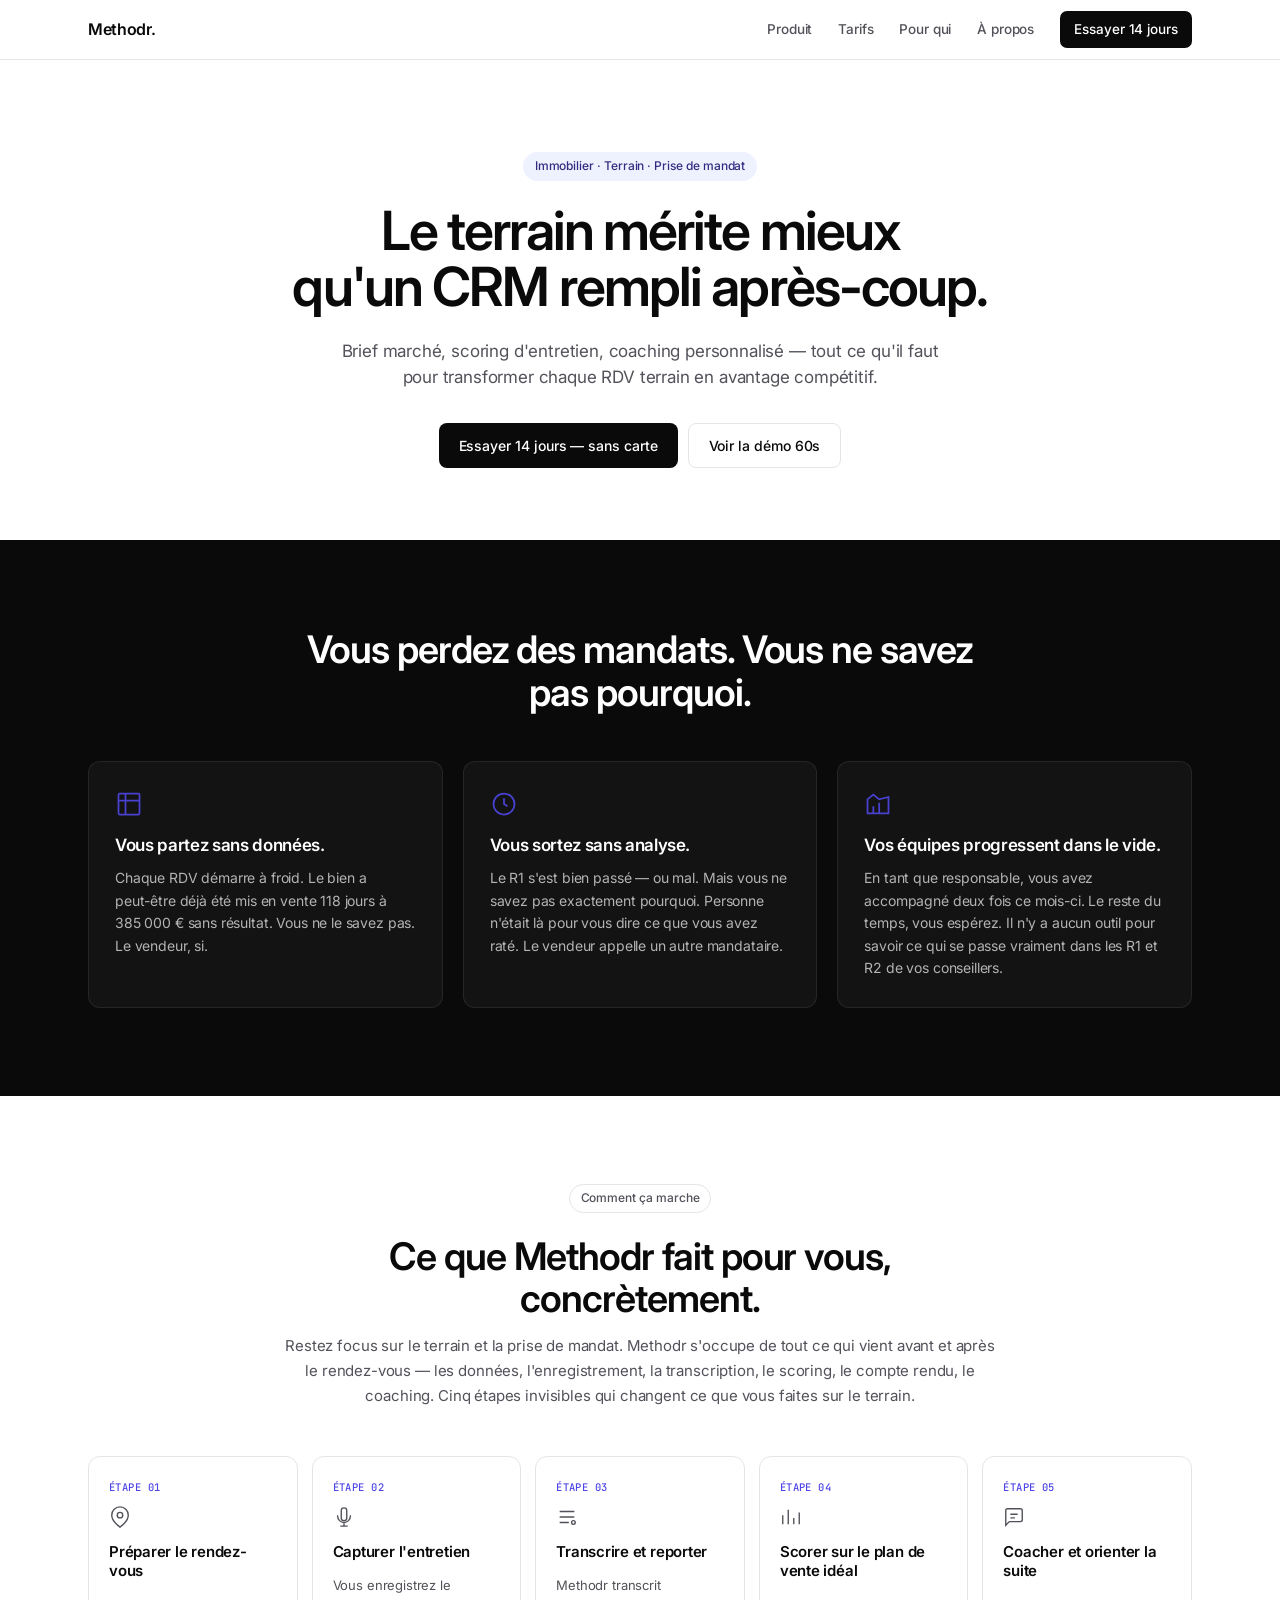
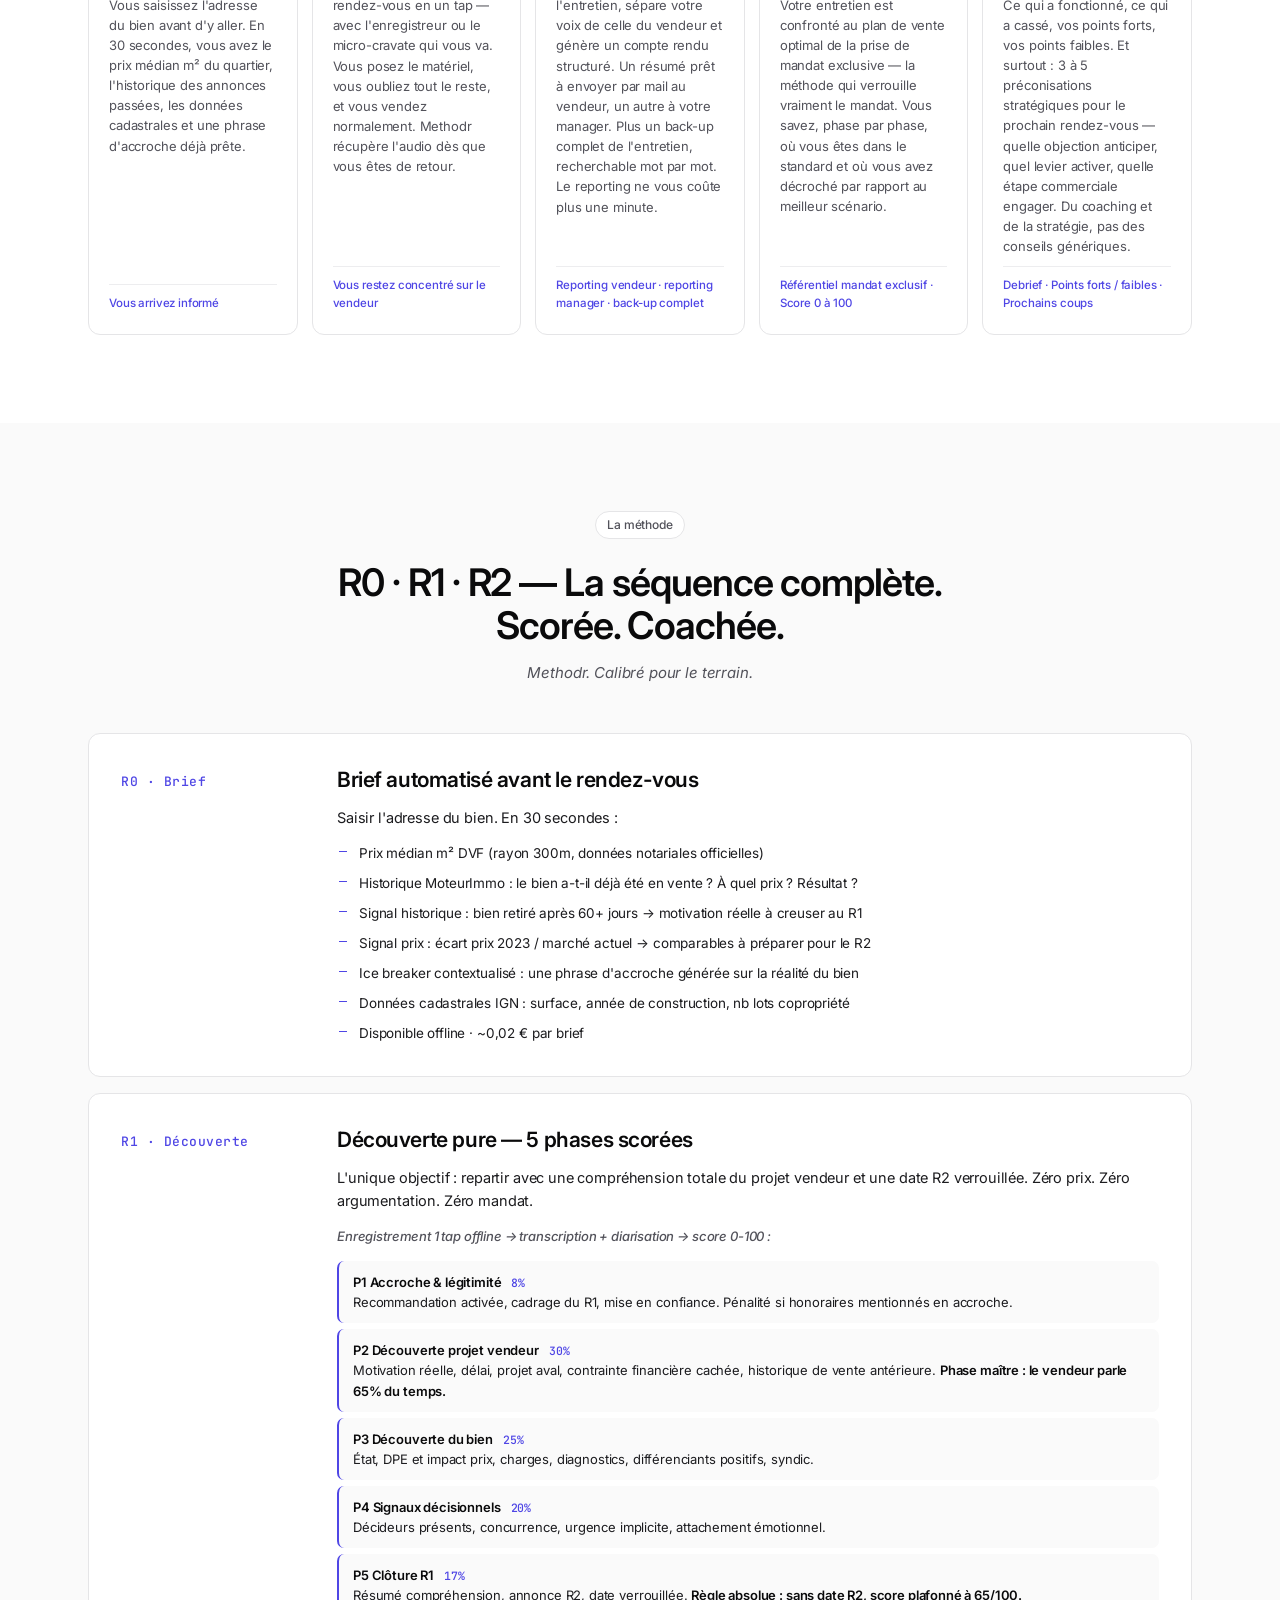
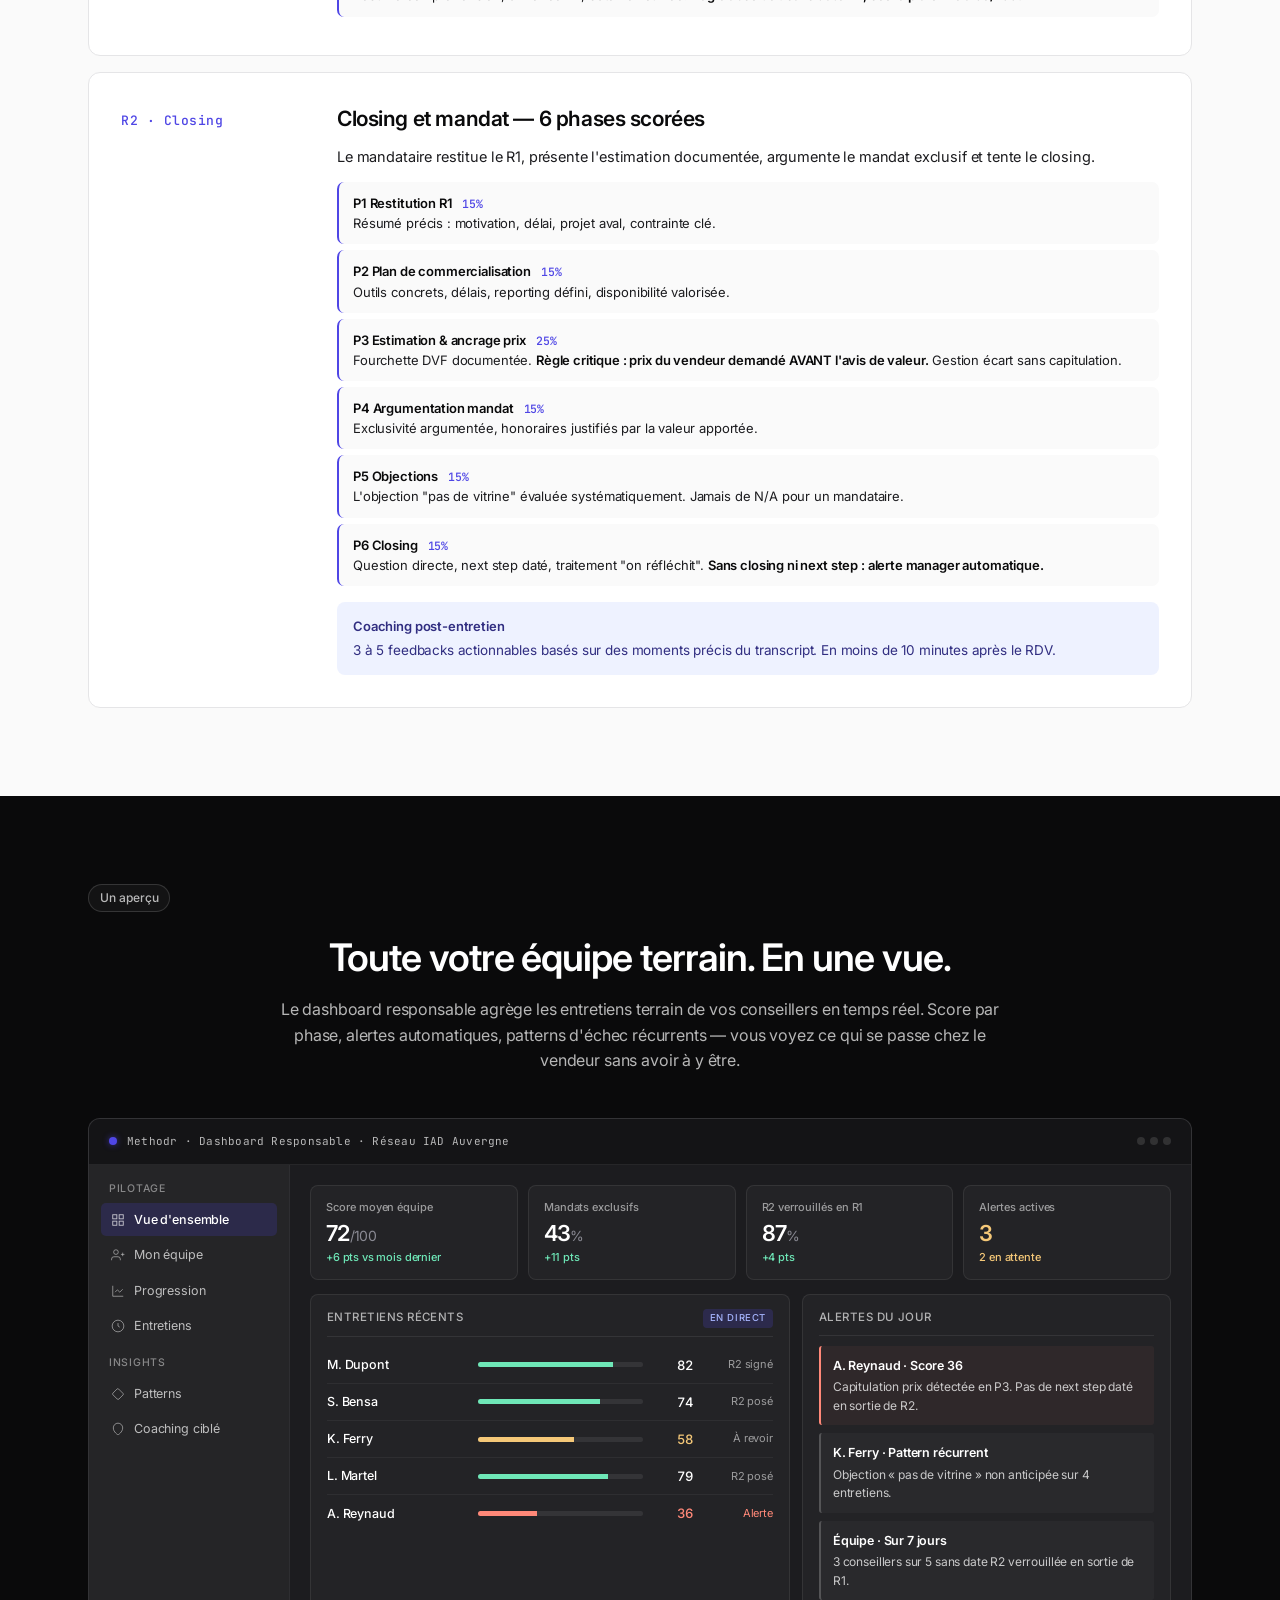
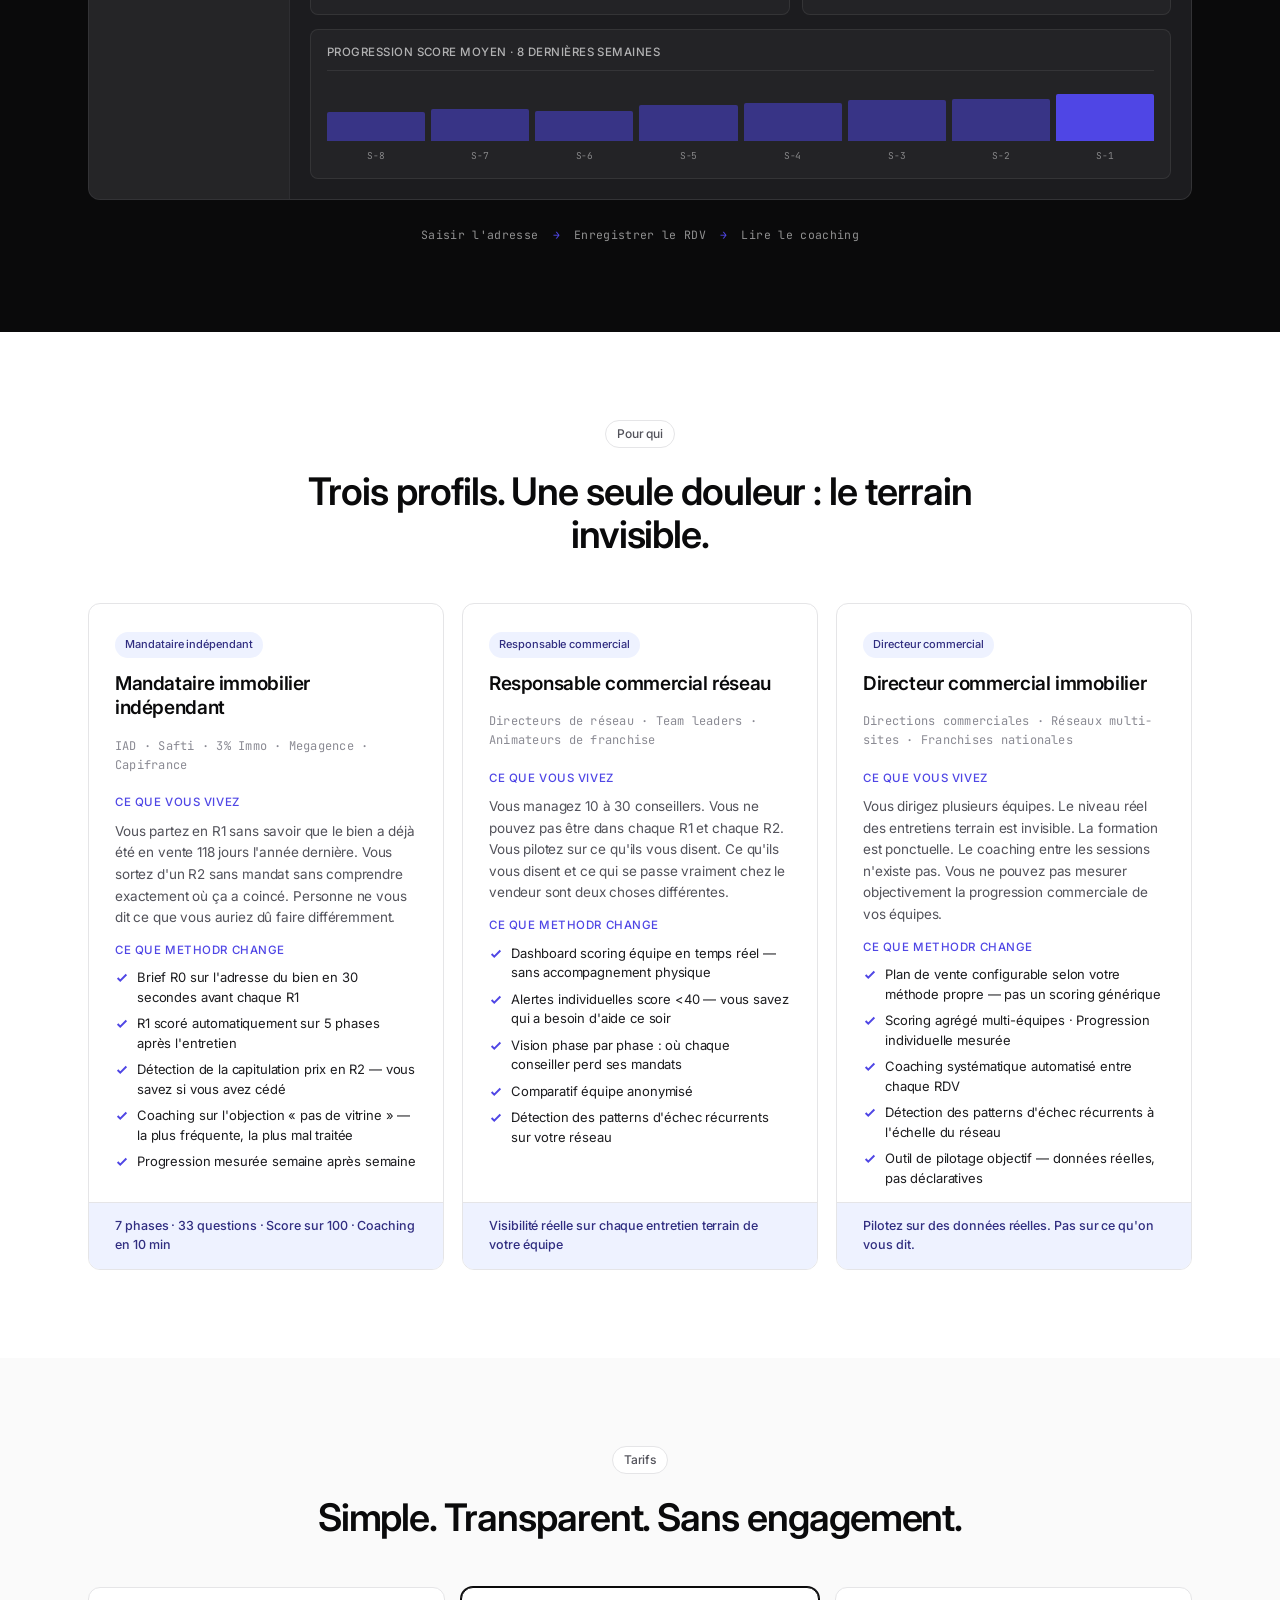
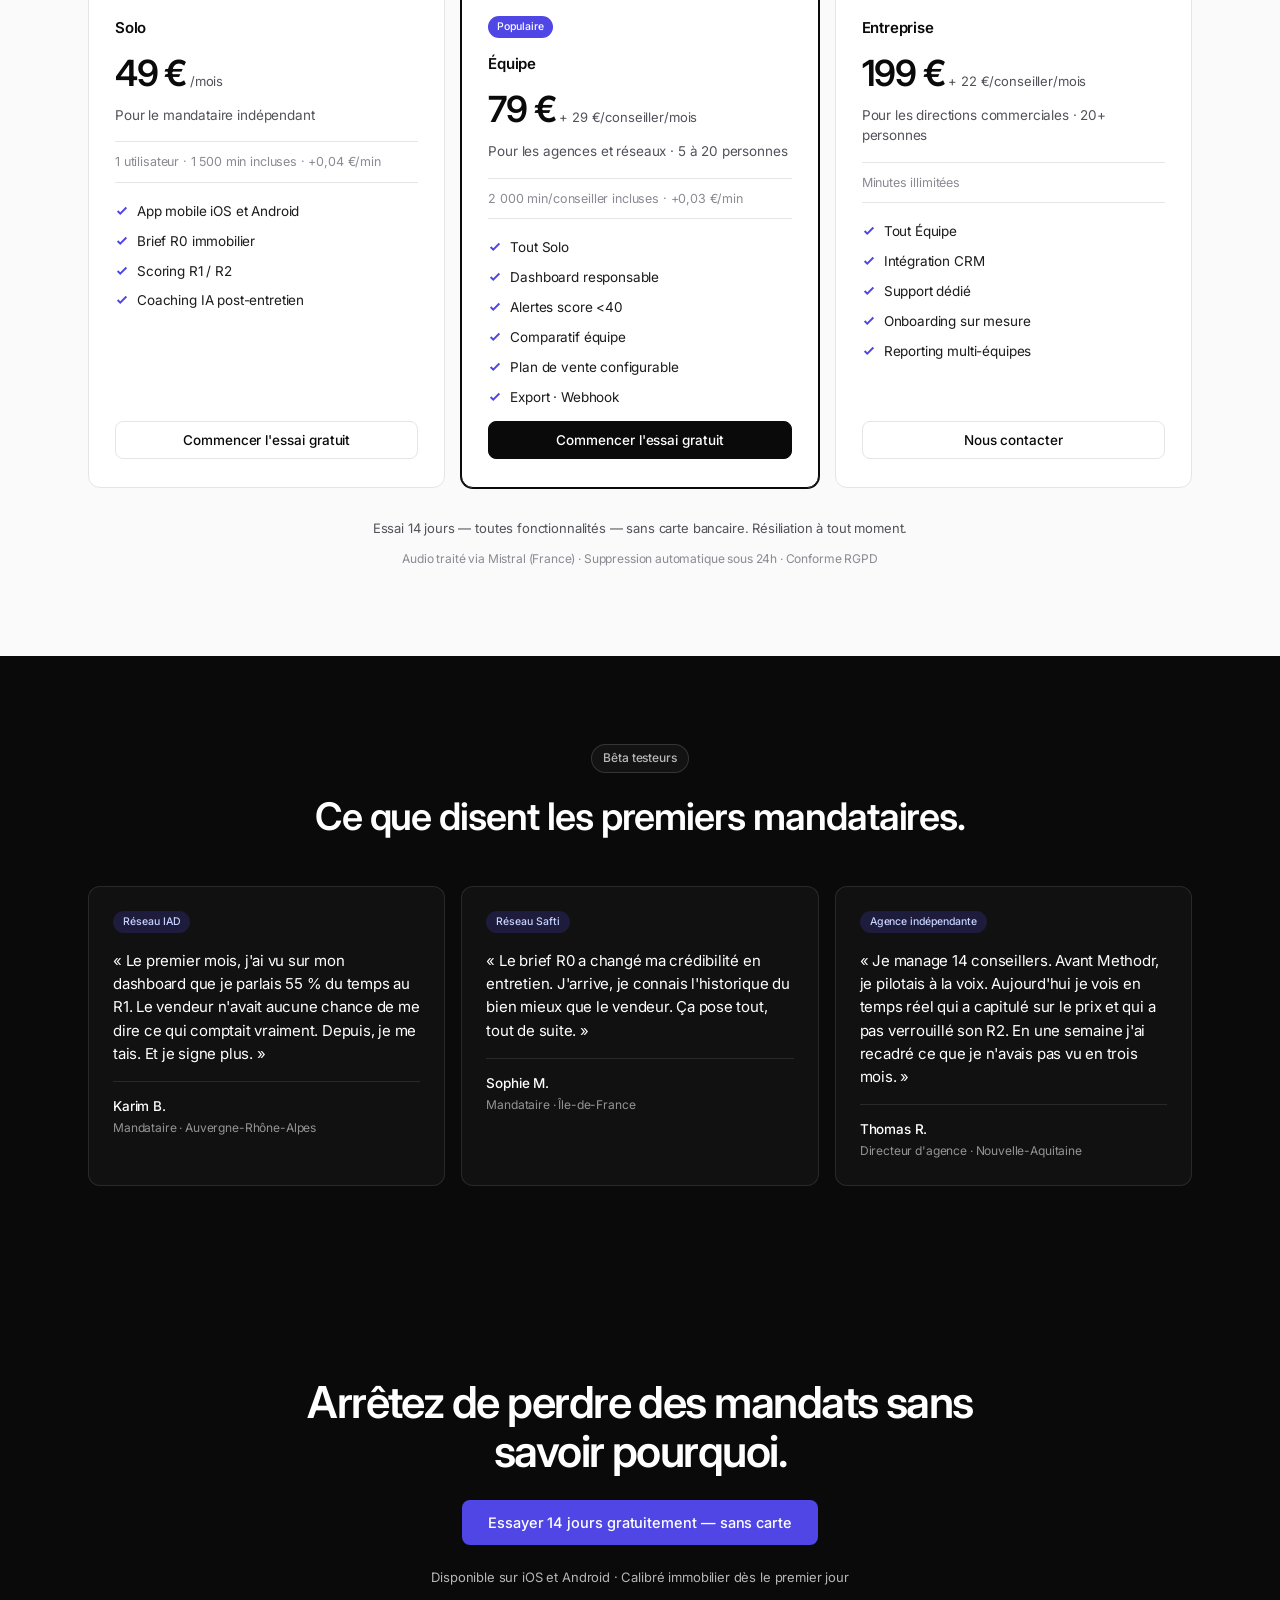
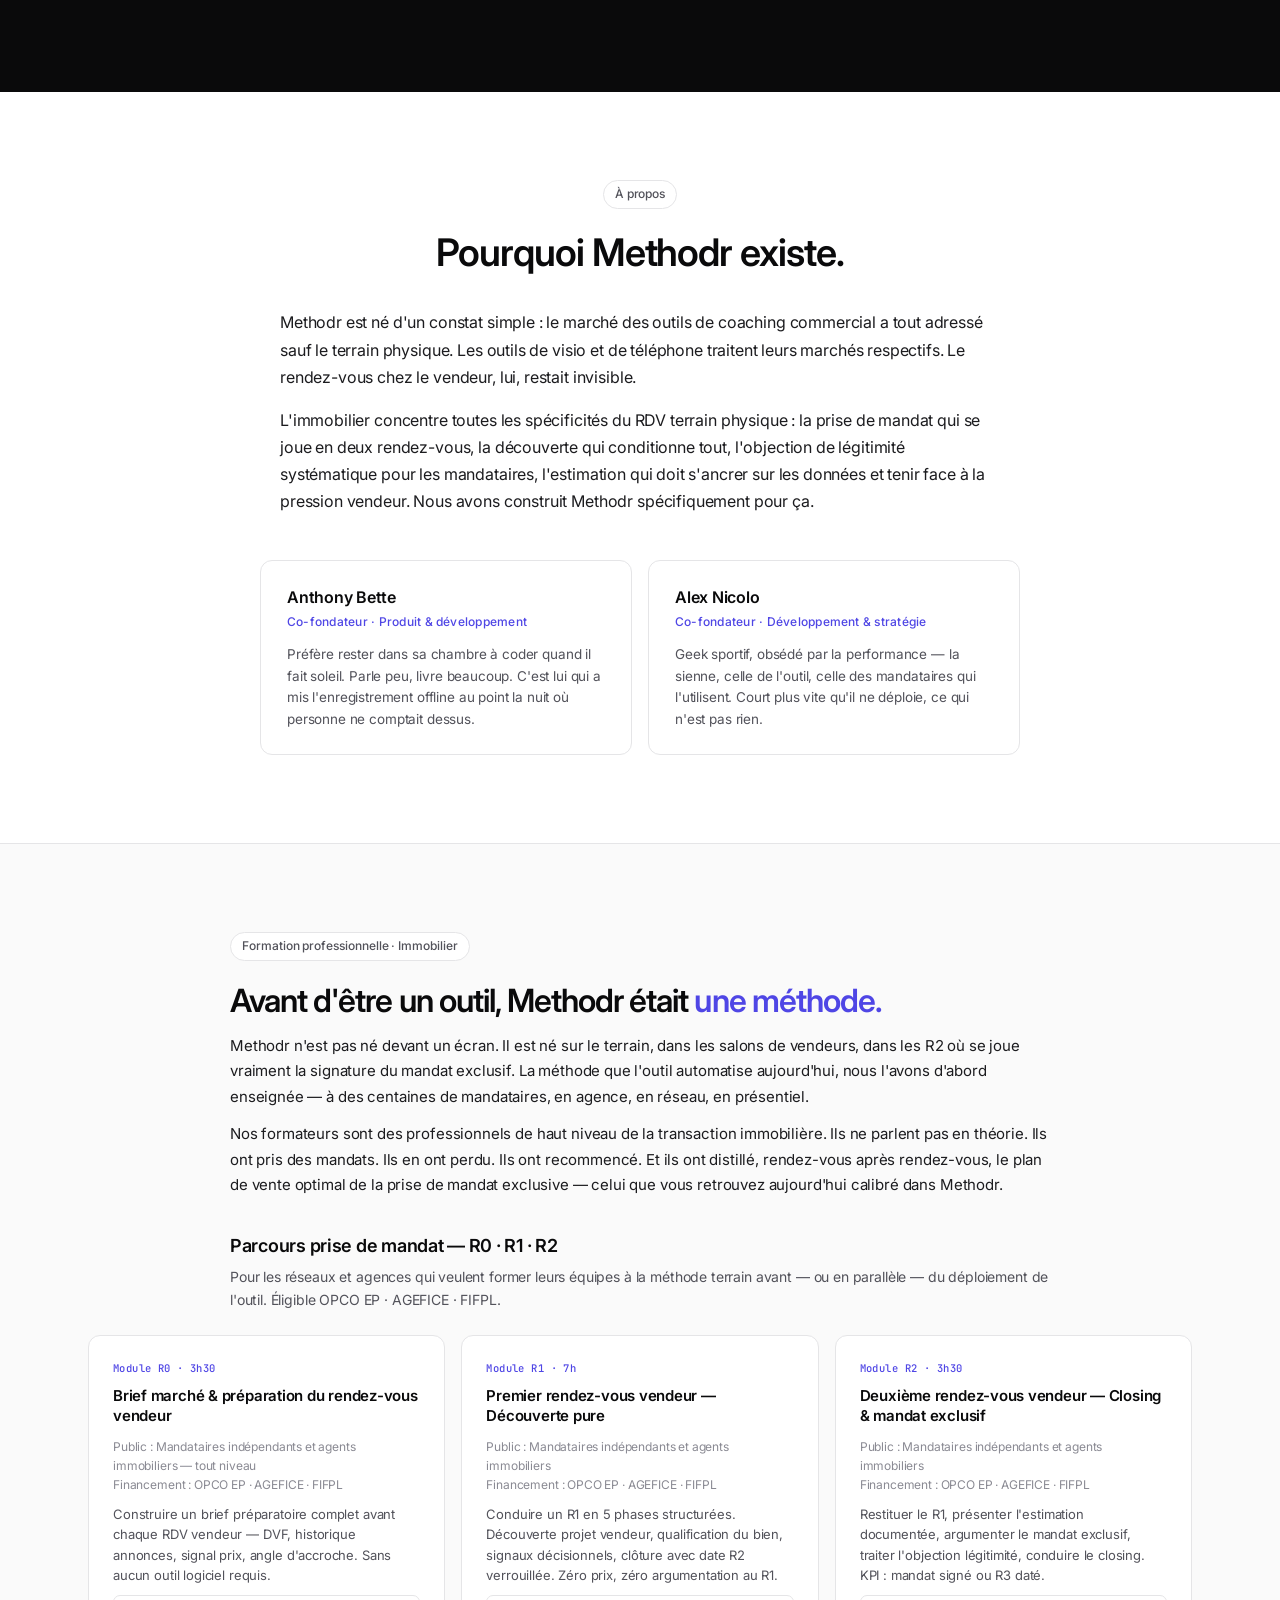
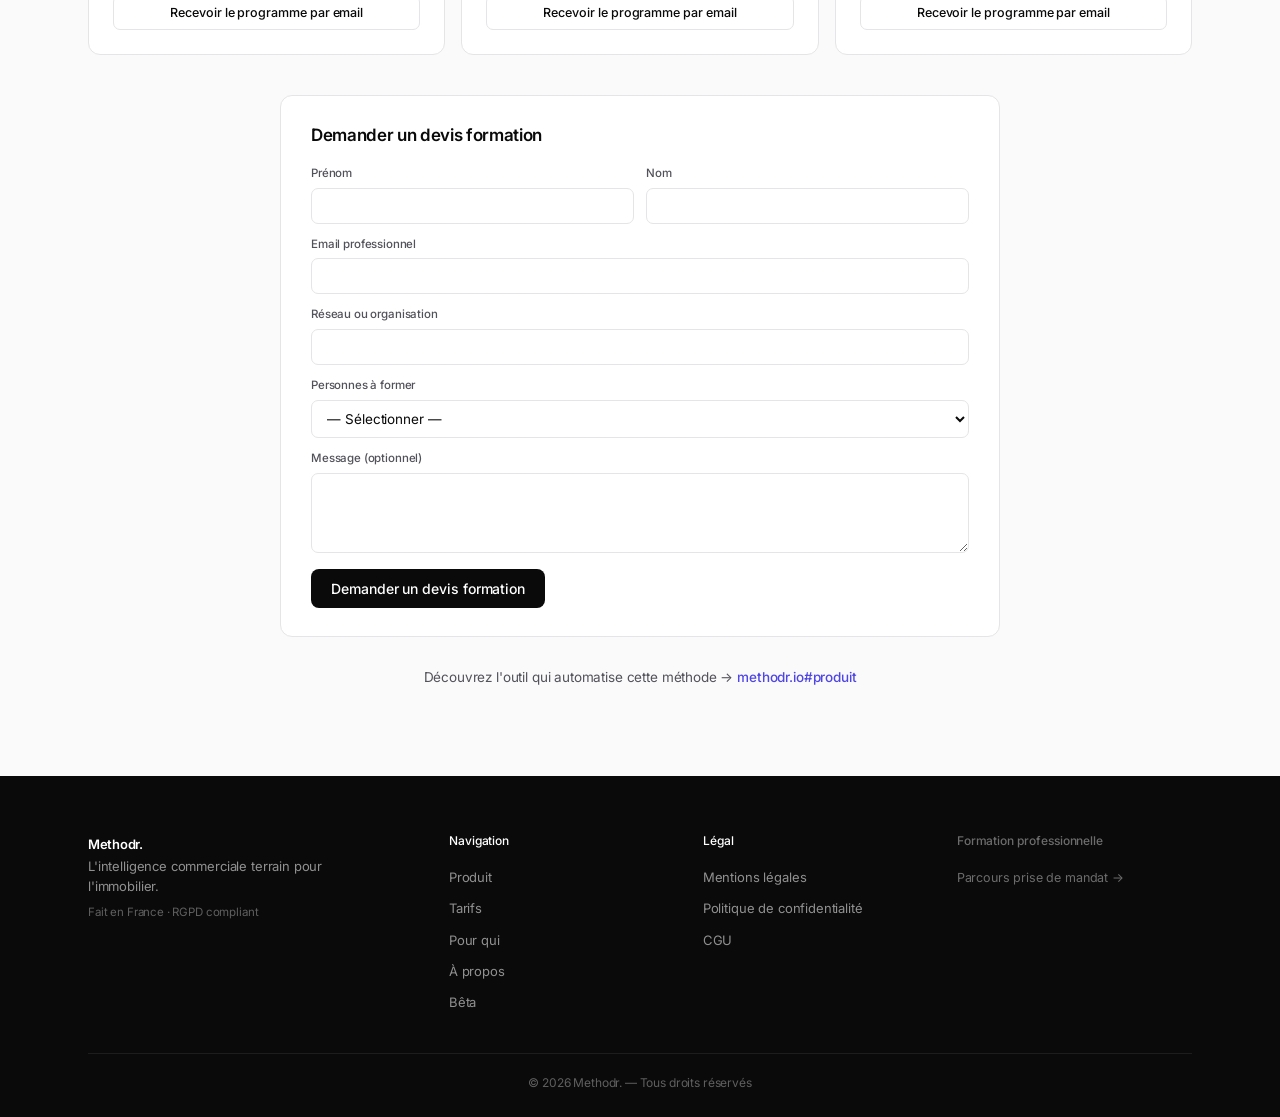
<file: index.html>
<!DOCTYPE html>
<html lang="fr">
<head>
<meta charset="UTF-8">
<meta name="viewport" content="width=device-width, initial-scale=1.0">
<meta name="google-site-verification" content="JZFDy8B5TUEeQmouaddBhe0q-QA060QW4WF4pK_wLG4">
<title>Methodr — Intelligence commerciale terrain pour l'immobilier</title>
<meta name="description" content="Methodr — Intelligence commerciale terrain pour l'immobilier. Brief DVF automatisé, scoring R1/R2 prise de mandat, coaching personnalisé. Essai 14 jours sans carte.">
<meta name="author" content="SAS YUEKI">
<meta name="robots" content="index, follow, max-image-preview:large">
<meta name="language" content="French">
<link rel="canonical" href="https://methodr.io/">
<meta property="og:title" content="Methodr — Intelligence commerciale terrain pour l'immobilier">
<meta property="og:description" content="Brief DVF automatisé, scoring R1/R2 prise de mandat, coaching personnalisé. Essai 14 jours sans carte bancaire.">
<meta property="og:url" content="https://methodr.io">
<meta property="og:image" content="https://methodr.io/assets/og-image.png">
<meta property="og:image:width" content="1200">
<meta property="og:image:height" content="630">
<meta property="og:site_name" content="Methodr">
<meta property="og:locale" content="fr_FR">
<meta property="og:type" content="website">
<meta name="twitter:card" content="summary_large_image">
<meta name="twitter:title" content="Methodr — Intelligence commerciale terrain pour l'immobilier">
<meta name="twitter:description" content="Brief DVF automatisé, scoring R1/R2 prise de mandat, coaching personnalisé. Essai 14 jours sans carte.">
<meta name="twitter:image" content="https://methodr.io/assets/og-image.png">
<link rel="icon" type="image/svg+xml" href="data:image/svg+xml,%3Csvg xmlns='http://www.w3.org/2000/svg' viewBox='0 0 32 32'%3E%3Crect width='32' height='32' rx='7' fill='%230a0a0b'/%3E%3Ctext x='16' y='22' font-family='Inter,sans-serif' font-size='17' font-weight='700' text-anchor='middle' fill='%23fff'%3EM%3C/text%3E%3C/svg%3E">
<link rel="preconnect" href="https://fonts.googleapis.com">
<link rel="preconnect" href="https://fonts.gstatic.com" crossorigin>
<link href="https://fonts.googleapis.com/css2?family=Inter:wght@400;500;600;700&family=JetBrains+Mono:wght@400;500&display=swap" rel="stylesheet">

<!-- Données structurées JSON-LD -->
<script type="application/ld+json">
{
  "@context": "https://schema.org",
  "@graph": [
    {
      "@type": "Organization",
      "@id": "https://methodr.io/#organization",
      "name": "Methodr",
      "legalName": "SAS YUEKI",
      "url": "https://methodr.io",
      "logo": "https://methodr.io/assets/og-image.png",
      "description": "Plateforme d'intelligence commerciale terrain pour l'immobilier. Brief marché DVF, scoring R1/R2 prise de mandat, coaching personnalisé.",
      "foundingDate": "2022-09-13",
      "address": {
        "@type": "PostalAddress",
        "streetAddress": "725 boulevard Robert Barrier",
        "postalCode": "73100",
        "addressLocality": "Aix-les-Bains",
        "addressCountry": "FR"
      },
      "vatID": "FR54919778167",
      "taxID": "919778167",
      "email": "anthony@methodr.io"
    },
    {
      "@type": "SoftwareApplication",
      "@id": "https://methodr.io/#software",
      "name": "Methodr",
      "applicationCategory": "BusinessApplication",
      "applicationSubCategory": "Sales Intelligence",
      "operatingSystem": "iOS, Android, Web",
      "url": "https://methodr.io",
      "description": "Intelligence commerciale terrain pour mandataires et agences immobilières : brief marché automatisé, scoring d'entretien vendeur R1 et R2, coaching personnalisé post-RDV.",
      "publisher": {"@id": "https://methodr.io/#organization"},
      "audience": {
        "@type": "BusinessAudience",
        "audienceType": "Mandataires immobiliers, responsables commerciaux, directeurs d'agence"
      },
      "offers": [
        {
          "@type": "Offer",
          "name": "Solo",
          "price": "49",
          "priceCurrency": "EUR",
          "priceSpecification": {
            "@type": "UnitPriceSpecification",
            "price": "49",
            "priceCurrency": "EUR",
            "billingIncrement": 1,
            "unitText": "MON"
          },
          "eligibleCustomerType": "Mandataire indépendant"
        },
        {
          "@type": "Offer",
          "name": "Équipe",
          "price": "79",
          "priceCurrency": "EUR",
          "priceSpecification": {
            "@type": "UnitPriceSpecification",
            "price": "79",
            "priceCurrency": "EUR",
            "billingIncrement": 1,
            "unitText": "MON"
          },
          "eligibleCustomerType": "Agences et réseaux 5 à 20 personnes"
        },
        {
          "@type": "Offer",
          "name": "Entreprise",
          "price": "199",
          "priceCurrency": "EUR",
          "priceSpecification": {
            "@type": "UnitPriceSpecification",
            "price": "199",
            "priceCurrency": "EUR",
            "billingIncrement": 1,
            "unitText": "MON"
          },
          "eligibleCustomerType": "Directions commerciales 20+ personnes"
        }
      ]
    },
    {
      "@type": "WebSite",
      "@id": "https://methodr.io/#website",
      "url": "https://methodr.io",
      "name": "Methodr",
      "inLanguage": "fr-FR",
      "publisher": {"@id": "https://methodr.io/#organization"}
    }
  ]
}
</script>
<style>
:root{
  /* Noirs & gris — v3 */
  --ink:#0a0a0b; --ink2:#1c1c1f; --ink3:#52525a; --ink4:#8a8a93; --ink5:#b5b5bb;
  --white:#ffffff; --off:#fafafa; --off2:#f4f4f5;
  --rule:#e5e5e7; --rule2:#ededef;
  /* Couleur d'accent (remplace le vert néon partout) */
  --accent:#4f46e5; --accent-hover:#4338ca; --accent-soft:#eef2ff; --accent-text:#312e81;
  /* États */
  --ok:#059669; --ok-soft:#ecfdf5; --warn:#d97706; --warn-soft:#fffbeb; --danger:#dc2626; --danger-soft:#fef2f2;
  /* Alias pour compat avec les règles v2 existantes */
  --paper:#ffffff; --paper2:#fafafa;
  --g:var(--accent); --g2:var(--accent); --g3:var(--accent); --gl:var(--accent-soft); --gl2:var(--accent-soft); --grn:var(--accent);
  --b2:#1e3a8a; --bl:#dbeafe;
  --amber:#b45309; --al:#fef3c7;
  --r:#991b1b; --rl:#fee2e2;
  /* Typos */
  --sans:'Inter',-apple-system,BlinkMacSystemFont,system-ui,sans-serif;
  --mono:'JetBrains Mono',ui-monospace,monospace;
  --serif:'Inter',sans-serif; /* plus de serif italic — tout sans-serif */
}
*,*::before,*::after{box-sizing:border-box;margin:0;padding:0}
html{scroll-behavior:smooth;-webkit-text-size-adjust:100%}
body{
  font-family:var(--sans);font-weight:400;font-size:15px;line-height:1.55;
  color:var(--ink);background:var(--white);letter-spacing:-.01em;
  -webkit-font-smoothing:antialiased;-moz-osx-font-smoothing:grayscale;
  overflow-x:hidden;
}
a{color:inherit;text-decoration:none}
button{font-family:inherit;border:none;background:none;cursor:pointer;color:inherit;letter-spacing:-.005em}
img,svg{display:block;max-width:100%}
input,select,textarea{font-family:inherit;font-size:inherit;color:inherit;letter-spacing:-.005em}

/* ——— LAYOUT ——— */
.wrap{max-width:1160px;margin:0 auto;padding:0 28px}
section{padding:88px 0;position:relative}
.dark{background:var(--ink);color:var(--white)}
.paper{background:var(--white);color:var(--ink)}
.paper2{background:var(--off);color:var(--ink)}

/* ——— TYPO ——— */
.eyebrow{
  display:inline-block;padding:4px 11px;border:1px solid var(--rule);
  border-radius:999px;font-family:var(--sans);font-size:12px;font-weight:500;
  color:var(--ink3);background:var(--white);margin-bottom:24px;
  letter-spacing:-.005em;text-transform:none;
}
.eyebrow.muted{color:var(--ink3)}
.dark .eyebrow{border-color:rgba(255,255,255,.14);color:rgba(255,255,255,.7);background:rgba(255,255,255,.04)}

h1,h2,h3,h4{font-family:var(--sans);font-weight:600;letter-spacing:-.03em;line-height:1.1;color:var(--ink)}
.dark h1,.dark h2,.dark h3,.dark h4{color:var(--white)}
h1{font-size:clamp(38px,4.6vw,54px);line-height:1.05;letter-spacing:-.035em}
h2{font-size:clamp(28px,3.2vw,38px);line-height:1.12;letter-spacing:-.028em;font-weight:600}
h3{font-size:18px;font-weight:600;letter-spacing:-.015em;line-height:1.35}
h4{font-size:15px;font-weight:600;letter-spacing:-.015em;line-height:1.35}

/* Neutralise les classes typo v2 "éditoriales" → tout devient sans-serif homogène */
.serif-it,.line-it,.line-sans{font-family:var(--sans);font-style:normal;font-weight:600;letter-spacing:-.035em}
em{font-style:normal;color:var(--accent);font-weight:600}

p{color:var(--ink3);font-size:15px;line-height:1.6;font-weight:400}
.dark p,.dark .lead,.dark .sub{color:rgba(255,255,255,.7)}
.lead,.sub{font-size:17px;line-height:1.55;color:var(--ink3);max-width:620px;font-weight:400;letter-spacing:-.01em}

/* ——— NAV ——— */
.nav{
  position:sticky;top:0;z-index:100;background:rgba(255,255,255,.92);
  backdrop-filter:blur(10px);-webkit-backdrop-filter:blur(10px);
  height:60px;display:flex;align-items:center;
  border-bottom:1px solid var(--rule);
}
.nav-inner{
  max-width:1160px;margin:0 auto;padding:0 28px;width:100%;
  display:flex;align-items:center;justify-content:space-between;gap:24px;
}
.logo{
  font-family:var(--sans);font-weight:600;font-size:16px;letter-spacing:-.02em;
  color:var(--ink);text-transform:none;
}
.nav-links{display:flex;gap:26px;align-items:center}
.nav-links a{color:var(--ink3);font-size:13.5px;font-weight:500;transition:color .15s}
.nav-links a:hover{color:var(--ink)}
.nav-links a.btn-nav,
a.btn-nav,
.btn-nav{
  padding:8px 14px;background:var(--ink);color:var(--white) !important;
  font-weight:500;font-size:13.5px;border-radius:7px;letter-spacing:-.005em;
  transition:background .15s;
}
.nav-links a.btn-nav:hover,
.btn-nav:hover{background:var(--ink2);color:var(--white) !important;opacity:1}

.burger{display:none;width:26px;height:26px;position:relative;background:transparent;border:none;cursor:pointer}
.burger span{
  position:absolute;left:2px;right:2px;height:1.5px;background:var(--ink);transition:transform .2s,opacity .2s;
}
.burger span:nth-child(1){top:8px}
.burger span:nth-child(2){top:13px}
.burger span:nth-child(3){top:18px}
.burger.open span:nth-child(1){top:13px;transform:rotate(45deg)}
.burger.open span:nth-child(2){opacity:0}
.burger.open span:nth-child(3){top:13px;transform:rotate(-45deg)}

@media(max-width:840px){
  .nav-links{
    position:fixed;top:60px;left:0;right:0;background:var(--white);
    flex-direction:column;padding:24px 28px;gap:18px;
    border-bottom:1px solid var(--rule);align-items:flex-start;
    transform:translateY(-150%);transition:transform .25s;
  }
  .nav-links.open{transform:translateY(0)}
  .nav-links a{font-size:16px;color:var(--ink)}
  .burger{display:block}
}

/* ——— BOUTONS ——— */
.btn{
  display:inline-flex;align-items:center;justify-content:center;
  font-family:var(--sans);font-size:14px;font-weight:500;letter-spacing:-.005em;
  border-radius:8px;transition:all .15s;cursor:pointer;border:none;
  padding:11px 20px;text-align:center;white-space:nowrap;
}
.btn-primary{background:var(--ink);color:var(--white)}
.btn-primary:hover{background:var(--ink2);color:var(--white)}
.btn-outline{background:var(--white);color:var(--ink);border:1px solid var(--rule)}
.btn-outline:hover{border-color:var(--ink3);background:var(--off2)}
.btn-ghost-dark{background:transparent;color:var(--white);border:1px solid rgba(255,255,255,.22)}
.btn-ghost-dark:hover{background:rgba(255,255,255,.06);border-color:rgba(255,255,255,.4);color:var(--white)}
.btn-large{padding:14px 26px;font-size:14.5px}
/* Bouton principal sur fond sombre (CTA final) — en accent indigo pour ressortir */
.dark .btn-primary,.final .btn-primary{background:var(--accent);color:var(--white)}
.dark .btn-primary:hover,.final .btn-primary:hover{background:var(--accent-hover);color:var(--white)}

/* ——— HERO ——— */
.hero{padding:92px 0 72px;background:var(--white)}
.hero .wrap{max-width:920px;text-align:center}
.hero .eyebrow{background:var(--accent-soft);color:var(--accent-text);border-color:transparent;margin-bottom:22px}
.hero h1{margin-bottom:22px;max-width:820px;margin-left:auto;margin-right:auto}
.hero h1 .line-it,.hero h1 .line-sans{display:block;color:var(--ink);font-weight:600;letter-spacing:-.035em}
.hero .sub{margin:0 auto 32px;text-align:center}
.hero-ctas{display:flex;gap:10px;flex-wrap:wrap;justify-content:center}
.hero .btn-ghost-dark{background:var(--white);color:var(--ink);border-color:var(--rule)}
.hero .btn-ghost-dark:hover{border-color:var(--ink3);background:var(--off2);color:var(--ink)}

/* ——— PROBLÈME ——— */
.problem{background:var(--ink);color:var(--white)}
.problem h2{text-align:center;max-width:720px;margin:0 auto 48px;color:var(--white)}
.cols-3{display:grid;grid-template-columns:repeat(3,1fr);gap:20px}
.pcol{
  background:rgba(255,255,255,.04);border:1px solid rgba(255,255,255,.08);
  border-radius:12px;padding:28px 26px;
}
.pcol .picon{color:var(--accent);opacity:.9;margin-bottom:16px}
.pcol h3{color:var(--white);font-size:17px;margin-bottom:10px;letter-spacing:-.02em}
.pcol p{color:rgba(255,255,255,.68);font-size:14px;line-height:1.6}
@media(max-width:900px){.cols-3{grid-template-columns:1fr}}

/* ——— HOWTO — 5 étapes ——— */
.howto-head{max-width:720px;margin:0 auto 48px;text-align:center}
.howto-head .eyebrow{margin-bottom:22px}
.howto-head h2{margin-bottom:14px}
.howto-head p{font-size:15px;line-height:1.65;color:var(--ink3)}
.howto{display:grid;grid-template-columns:repeat(5,1fr);gap:14px}
.htstep{
  background:var(--white);border:1px solid var(--rule);border-radius:12px;
  padding:22px 20px;display:flex;flex-direction:column;gap:10px;
}
.htstep-num{
  font-family:var(--mono);font-size:10.5px;color:var(--accent);
  font-weight:500;letter-spacing:.04em;text-transform:uppercase;
}
.htstep-ico{width:22px;height:22px;color:var(--ink3);margin-bottom:4px}
.htstep h3{font-size:15px;line-height:1.3;margin-bottom:4px;letter-spacing:-.015em}
.htstep p{font-size:13px;color:var(--ink3);line-height:1.55;flex:1}
.htstep-note{
  font-size:11.5px;color:var(--accent);font-weight:500;
  padding-top:10px;border-top:1px solid var(--rule2);line-height:1.5;
}
@media(max-width:1024px){.howto{grid-template-columns:repeat(2,1fr)}}
@media(max-width:560px){.howto{grid-template-columns:1fr}}

/* ——— SÉQUENCE R0/R1/R2 ——— */
section.paper#produit{background:var(--off)}
.seq-head{max-width:720px;margin:0 auto 48px;text-align:center}
.seq-head .eyebrow{margin-bottom:22px}
.seq-head h2{margin-bottom:14px}
.seq-head p{font-size:15px;color:var(--ink3);font-style:italic}
.seq{display:flex;flex-direction:column;gap:16px}
.seq-item{
  background:var(--white);border:1px solid var(--rule);border-radius:12px;
  padding:32px;display:grid;grid-template-columns:180px 1fr;gap:36px;
}
.seq-num{
  font-family:var(--mono);font-size:13px;color:var(--accent);
  font-weight:500;letter-spacing:.04em;padding-top:6px;
}
.seq-body h3{font-size:21px;font-weight:600;margin-bottom:12px;letter-spacing:-.02em}
.seq-body .lead{font-size:14.5px;color:var(--ink2);margin-bottom:14px;line-height:1.6;max-width:none}
.seq-body .lead-alt{font-size:13px;color:var(--ink3);margin-bottom:14px;font-style:italic;font-weight:500}
.seq-list{list-style:none;display:flex;flex-direction:column;gap:9px}
.seq-list li{padding-left:22px;position:relative;font-size:13.5px;color:var(--ink2);line-height:1.55}
.seq-list li::before{
  content:"";position:absolute;left:2px;top:8px;width:8px;height:1px;background:var(--accent);
}
.phase{
  padding:11px 14px;background:var(--off);border-radius:7px;margin-bottom:6px;
  font-size:13px;color:var(--ink2);line-height:1.55;border-left:2px solid var(--accent);
}
.phase b{font-weight:600;color:var(--ink)}
.ph-tag{font-weight:600;color:var(--ink);font-size:13px}
.ph-pct{font-family:var(--mono);font-size:11.5px;color:var(--accent);font-weight:500;margin-left:10px}
.coaching-box{
  margin-top:16px;padding:14px 16px;background:var(--accent-soft);border-radius:8px;
  font-size:13.5px;color:var(--accent-text);line-height:1.55;
}
.coaching-box b{display:block;font-weight:600;margin-bottom:4px;color:var(--accent-text);font-size:13px}
@media(max-width:800px){.seq-item{grid-template-columns:1fr;gap:16px;padding:24px}}

/* ——— DASHBOARD ——— */
.demo{background:var(--ink);color:var(--white)}
.demo h2{text-align:center;max-width:720px;margin:0 auto 18px;color:var(--white)}
.demo-lead{
  text-align:center;max-width:720px;margin:0 auto 44px;
  font-size:16px;line-height:1.6;color:rgba(255,255,255,.7);
}
.dash{
  background:var(--ink2);border:1px solid rgba(255,255,255,.1);
  border-radius:12px;overflow:hidden;
}
.dash-head{
  display:flex;align-items:center;justify-content:space-between;
  padding:14px 20px;background:rgba(0,0,0,.3);
  border-bottom:1px solid rgba(255,255,255,.08);
}
.dash-head-left{
  display:flex;align-items:center;gap:10px;
  font-family:var(--mono);font-size:11px;color:rgba(255,255,255,.7);letter-spacing:.02em;
}
.dash-head-left .dot{
  width:8px;height:8px;border-radius:50%;background:var(--accent);
  box-shadow:0 0 6px rgba(79,70,229,.6);
}
.dash-head-right{display:flex;gap:5px}
.dash-head-right span{width:8px;height:8px;border-radius:50%;background:rgba(255,255,255,.12)}
.dash-body{display:grid;grid-template-columns:200px 1fr;gap:1px;background:rgba(255,255,255,.08)}
.dash-side{
  background:rgba(0,0,0,.2);padding:16px 12px;
  display:flex;flex-direction:column;gap:2px;
}
.dash-side-label{
  font-size:10.5px;color:rgba(255,255,255,.45);text-transform:uppercase;
  letter-spacing:.07em;padding:0 8px;margin:10px 0 4px;font-weight:500;
}
.dash-side-label:first-child{margin-top:0}
.dash-side-item{
  padding:7px 10px;border-radius:5px;font-size:12.5px;
  color:rgba(255,255,255,.7);display:flex;align-items:center;gap:9px;cursor:default;
}
.dash-side-item.active{background:rgba(79,70,229,.18);color:var(--white);font-weight:500}
.dash-side-item .ico{width:14px;height:14px;opacity:.75;flex-shrink:0;color:currentColor}
.dash-main{background:var(--ink2);padding:20px;display:flex;flex-direction:column;gap:14px}
.dash-top{display:grid;grid-template-columns:repeat(4,1fr);gap:10px}
.dash-kpi{
  background:rgba(255,255,255,.03);border:1px solid rgba(255,255,255,.08);
  border-radius:8px;padding:13px 15px;
}
.dash-kpi-label{
  font-size:11px;color:rgba(255,255,255,.55);font-weight:500;
  margin-bottom:6px;letter-spacing:-.005em;
}
.dash-kpi-val{
  font-size:22px;font-weight:600;color:var(--white);
  letter-spacing:-.03em;line-height:1;
}
.dash-kpi-delta{font-size:11px;color:#6ee7b7;font-weight:500;margin-top:5px}
.dash-kpi-delta.down{color:#f5c878}
.dash-cols{display:grid;grid-template-columns:1.3fr 1fr;gap:12px}
.dash-card{
  background:rgba(255,255,255,.03);border:1px solid rgba(255,255,255,.08);
  border-radius:8px;padding:14px 16px;
}
.dash-card-title{
  display:flex;justify-content:space-between;align-items:center;
  font-size:11.5px;color:rgba(255,255,255,.65);font-weight:500;
  text-transform:uppercase;letter-spacing:.04em;margin-bottom:10px;
  padding-bottom:8px;border-bottom:1px solid rgba(255,255,255,.08);
}
.dash-card-title .live{
  font-size:9.5px;padding:2px 7px;border-radius:4px;
  background:rgba(79,70,229,.2);color:#a5b4fc;letter-spacing:.06em;
}
.dash-row{
  display:grid;grid-template-columns:1.2fr 1.4fr 40px 70px;gap:10px;
  align-items:center;padding:8px 0;font-size:12.5px;
  color:rgba(255,255,255,.85);border-bottom:1px solid rgba(255,255,255,.05);
}
.dash-row:last-child{border-bottom:none}
.dash-row .name{color:var(--white);font-weight:500}
.dash-row .phase-bar{height:5px;background:rgba(255,255,255,.08);border-radius:3px;overflow:hidden}
.dash-row .phase-bar span{display:block;height:100%;background:#6ee7b7}
.dash-row .phase-bar span.warn{background:#f5c878}
.dash-row .phase-bar span.alert{background:#ff8878}
.dash-row .score{
  font-variant-numeric:tabular-nums;font-weight:500;color:var(--white);
  text-align:right;font-size:13px;
}
.dash-row .score.warn{color:#f5c878}
.dash-row .score.alert{color:#ff8878}
.dash-row .status{font-size:11px;color:rgba(255,255,255,.55);text-align:right}
.dash-alert{
  padding:10px 12px;background:rgba(255,255,255,.03);
  border-left:2px solid rgba(255,255,255,.2);border-radius:3px;
  margin-bottom:8px;font-size:12px;color:rgba(255,255,255,.75);line-height:1.55;
}
.dash-alert:last-child{margin-bottom:0}
.dash-alert.alert{border-left-color:#ff8878;background:rgba(255,136,120,.06)}
.dash-alert b{display:block;color:var(--white);font-weight:600;font-size:12.5px;margin-bottom:3px}
.dash-mini-bars{display:flex;gap:6px;align-items:flex-end;height:60px;margin:4px 0 8px}
.dash-mini-bars i{flex:1;background:var(--accent);border-radius:2px 2px 0 0;opacity:.5}
.dash-mini-bars i:last-child{opacity:1}
.dash-mini-legend{
  display:grid;grid-template-columns:repeat(8,1fr);gap:6px;text-align:center;
  font-family:var(--mono);font-size:9.5px;color:rgba(255,255,255,.45);
}
.dash-caption{
  display:flex;justify-content:center;align-items:center;gap:14px;
  margin-top:26px;font-family:var(--mono);font-size:11.5px;
  color:rgba(255,255,255,.55);letter-spacing:.03em;flex-wrap:wrap;
}
.dash-caption .arrow{color:var(--accent)}
@media(max-width:900px){
  .dash-body{grid-template-columns:1fr}
  .dash-side{flex-direction:row;overflow-x:auto;padding:10px}
  .dash-side-label{display:none}
  .dash-side-item{white-space:nowrap}
  .dash-top{grid-template-columns:repeat(2,1fr)}
  .dash-cols{grid-template-columns:1fr}
  .dash-row{grid-template-columns:1fr 1.2fr 40px;gap:8px}
  .dash-row .status{display:none}
}

/* ——— POUR QUI ——— */
.qui-head{max-width:720px;margin:0 auto 48px;text-align:center}
.qui-head .eyebrow{margin-bottom:22px}
.cards-3{display:grid;grid-template-columns:repeat(3,1fr);gap:18px}
.who-card{
  background:var(--white);border:1px solid var(--rule);border-radius:12px;
  padding:28px 26px 0;display:flex;flex-direction:column;gap:14px;
  transition:border-color .15s;overflow:hidden;
}
.who-card:hover{border-color:var(--ink4)}
.who-tag{
  display:inline-flex;align-items:center;padding:4px 10px;border-radius:999px;
  font-family:var(--sans);font-size:11px;font-weight:500;letter-spacing:-.005em;
  background:var(--accent-soft);color:var(--accent-text);align-self:flex-start;
  text-transform:none;
}
/* Toutes les variantes de tags deviennent indigo uniformes */
.who-tag.tag-g,.who-tag.tag-b,.who-tag.tag-a{background:var(--accent-soft);color:var(--accent-text)}
.who-card h3{font-size:19px;line-height:1.3;margin-bottom:2px;letter-spacing:-.02em}
.who-meta{
  font-family:var(--mono);font-size:12px;color:var(--ink4);
  letter-spacing:.02em;margin-bottom:6px;
}
.who-block{display:flex;flex-direction:column;gap:8px}
.who-block h4{
  font-size:11.5px;color:var(--accent);font-weight:500;
  text-transform:uppercase;letter-spacing:.05em;margin-bottom:2px;
}
.who-block p{font-size:13.5px;color:var(--ink3);line-height:1.6}
.who-list{list-style:none;display:flex;flex-direction:column;gap:7px}
.who-list li{
  font-size:13px;color:var(--ink2);line-height:1.5;
  padding-left:22px;position:relative;
}
.who-list li::before{
  content:"";position:absolute;left:0;top:3px;width:14px;height:14px;
  background-image:url("data:image/svg+xml;utf8,<svg xmlns='http://www.w3.org/2000/svg' viewBox='0 0 16 16' fill='none' stroke='%234f46e5' stroke-width='2.2'><path d='M3 8l3 3 7-7'/></svg>");
  background-size:14px;background-repeat:no-repeat;
}
.who-kpi{
  margin:auto -26px 0;padding:14px 26px;
  font-size:12.5px;color:var(--accent-text);background:var(--accent-soft);
  font-weight:500;letter-spacing:-.005em;line-height:1.5;
  border-top:1px solid var(--rule);
}
@media(max-width:900px){.cards-3{grid-template-columns:1fr}}

/* ——— TARIFS ——— */
section.paper#tarifs{background:var(--off)}
.pricing-head{max-width:720px;margin:0 auto 48px;text-align:center}
.pricing-head .eyebrow{margin-bottom:22px}
.plans{display:grid;grid-template-columns:repeat(3,1fr);gap:16px}
.plan{
  background:var(--white);border:1px solid var(--rule);border-radius:12px;
  padding:28px 26px;display:flex;flex-direction:column;gap:14px;position:relative;
}
.plan.featured{border-color:var(--ink);box-shadow:0 0 0 1px var(--ink)}
.plan-badge{
  display:inline-flex;align-items:center;padding:3px 9px;
  background:var(--accent);color:var(--white);font-size:10.5px;font-weight:500;
  border-radius:999px;align-self:flex-start;letter-spacing:-.005em;
  text-transform:none;font-family:var(--sans);
}
.plan-name{font-size:15px;font-weight:600;color:var(--ink);letter-spacing:-.015em}
.plan-price{
  font-size:36px;font-weight:600;color:var(--ink);line-height:1;
  letter-spacing:-.035em;margin-top:2px;font-family:var(--sans);
}
.plan-price small{
  font-size:13px;font-weight:400;color:var(--ink3);letter-spacing:-.01em;
}
.plan-for{font-size:13.5px;color:var(--ink3);line-height:1.5}
.plan-meta{
  font-size:12.5px;color:var(--ink4);line-height:1.55;
  padding:10px 0;border-top:1px solid var(--rule);border-bottom:1px solid var(--rule);
  margin:2px 0;
}
.plan-feats{list-style:none;display:flex;flex-direction:column;gap:9px;margin-top:2px}
.plan-feats li{
  font-size:13.5px;color:var(--ink2);line-height:1.55;
  padding-left:22px;position:relative;
}
.plan-feats li::before{
  content:"";position:absolute;left:0;top:3px;width:14px;height:14px;
  background-image:url("data:image/svg+xml;utf8,<svg xmlns='http://www.w3.org/2000/svg' viewBox='0 0 16 16' fill='none' stroke='%234f46e5' stroke-width='2.2'><path d='M3 8l3 3 7-7'/></svg>");
  background-size:14px;background-repeat:no-repeat;
}
.plan .btn{
  margin-top:auto;padding:10px 16px;font-size:13.5px;font-weight:500;
  background:var(--white);color:var(--ink);border-radius:8px;border:1px solid var(--rule);
}
.plan .btn:hover{border-color:var(--ink3);background:var(--off2);color:var(--ink)}
.plan.featured .btn{background:var(--ink);color:var(--white);border-color:var(--ink)}
.plan.featured .btn:hover{background:var(--ink2);border-color:var(--ink2);color:var(--white)}
.pricing-note{
  text-align:center;color:var(--ink3);font-size:13px;margin-top:30px;
}
.pricing-rgpd{
  text-align:center;font-size:12px;color:var(--ink4);margin-top:10px;
}
@media(max-width:900px){.plans{grid-template-columns:1fr}}

/* ——— TÉMOIGNAGES ——— */
.testi-head{max-width:720px;margin:0 auto 48px;text-align:center}
.testi-head .eyebrow{margin-bottom:22px}
.testi{display:grid;grid-template-columns:repeat(3,1fr);gap:16px}
.quote{
  background:rgba(255,255,255,.03);border:1px solid rgba(255,255,255,.1);
  border-radius:12px;padding:24px;display:flex;flex-direction:column;gap:16px;
}
.pastille{
  display:inline-flex;align-items:center;padding:3px 10px;border-radius:999px;
  font-family:var(--sans);font-size:10.5px;font-weight:500;letter-spacing:-.005em;
  background:rgba(79,70,229,.2);color:#c7d2fe;align-self:flex-start;
  text-transform:none;
}
.pastille.pst-g,.pastille.pst-b,.pastille.pst-a{background:rgba(79,70,229,.2);color:#c7d2fe}
.quote blockquote{
  font-size:15px;line-height:1.55;color:var(--white);
  font-weight:400;letter-spacing:-.015em;font-style:normal;
}
.quote cite{
  font-family:var(--sans);font-style:normal;display:flex;flex-direction:column;gap:2px;
  padding-top:14px;border-top:1px solid rgba(255,255,255,.1);
  font-size:12px;color:rgba(255,255,255,.55);
}
.quote cite b{font-size:13.5px;color:var(--white);font-weight:500;font-style:normal}
@media(max-width:900px){.testi{grid-template-columns:1fr}}

/* ——— FINAL CTA ——— */
.final{padding:104px 0;text-align:center}
.final h2{
  font-size:clamp(30px,4vw,44px);color:var(--white);margin-bottom:24px;
  max-width:720px;margin-left:auto;margin-right:auto;letter-spacing:-.035em;
}
.final .btn-primary{background:var(--accent);color:var(--white);padding:14px 26px;font-size:14.5px}
.final .btn-primary:hover{background:var(--accent-hover);color:var(--white)}
.final-meta{
  font-size:13px;color:rgba(255,255,255,.55);margin-top:22px;
  display:block;
}

/* ——— À PROPOS ——— */
.about-head{max-width:720px;margin:0 auto 36px;text-align:center}
.about-head .eyebrow{margin-bottom:22px}
.about-body{max-width:720px;margin:0 auto 44px}
.about-body p{font-size:16px;color:var(--ink2);line-height:1.7;margin-bottom:16px}
.founders{display:grid;grid-template-columns:repeat(2,1fr);gap:16px;max-width:760px;margin:0 auto}
.founder{
  background:var(--white);border:1px solid var(--rule);border-radius:12px;
  padding:24px 26px;
}
.founder-name{font-size:16px;font-weight:600;letter-spacing:-.015em;color:var(--ink)}
.founder-role{
  font-size:12px;color:var(--accent);font-weight:500;
  letter-spacing:.02em;margin:4px 0 12px;
}
.founder-bio{font-size:13.5px;color:var(--ink3);line-height:1.6}
@media(max-width:768px){.founders{grid-template-columns:1fr}}

/* ——— FORMATION ——— */
.formation{padding:88px 0;background:var(--off);border-top:1px solid var(--rule)}
.formation-accroche{max-width:820px;margin:0 auto 36px}
.formation-accroche .eyebrow{margin-bottom:22px}
.formation-accroche h2{font-size:32px;margin-bottom:14px;letter-spacing:-.03em}
.formation-accroche h2 em{color:var(--accent);font-weight:600;font-style:normal}
.formation-accroche p{font-size:15px;color:var(--ink2);line-height:1.7;margin-bottom:12px}
.formation-head{max-width:820px;margin:0 auto 24px}
.formation-head h3{font-size:18px;font-weight:600;margin-bottom:8px}
.formation-head p{font-size:14px;color:var(--ink3);line-height:1.6}
.mods{display:grid;grid-template-columns:repeat(3,1fr);gap:16px;margin-bottom:40px}
.mod{
  background:var(--white);border:1px solid var(--rule);border-radius:12px;
  padding:24px;display:flex;flex-direction:column;gap:10px;
}
.mod-tag{
  font-family:var(--mono);font-size:10.5px;color:var(--accent);
  font-weight:500;letter-spacing:.04em;
}
.mod h4{font-size:15px;font-weight:600;line-height:1.35;letter-spacing:-.015em}
.mod-meta{font-size:12px;color:var(--ink4);line-height:1.6}
.mod-obj{font-size:13px;color:var(--ink3);line-height:1.55}
.mod .btn{
  margin-top:auto;padding:9px 14px;font-size:12.5px;font-weight:500;
  background:var(--white);color:var(--ink);border:1px solid var(--rule);border-radius:7px;
}
.mod .btn:hover{border-color:var(--ink3);background:var(--off2);color:var(--ink)}
.formation-form{
  background:var(--white);border:1px solid var(--rule);border-radius:12px;
  padding:28px 30px;max-width:720px;margin:0 auto;
}
.formation-form h3{font-size:17px;font-weight:600;margin-bottom:18px;letter-spacing:-.02em}
.formation-form .btn{margin-top:16px;background:var(--ink);color:var(--white)}
.formation-form .btn:hover{background:var(--ink2);color:var(--white)}
.formation-end{
  text-align:center;font-size:13.5px;color:var(--ink3);margin-top:30px;max-width:720px;margin-left:auto;margin-right:auto;
}
.formation-end a{color:var(--accent);font-weight:500}
.formation-end a:hover{color:var(--accent-hover)}
@media(max-width:900px){.mods{grid-template-columns:1fr}}

/* ——— FORMULAIRES ——— */
.form-grid{display:grid;grid-template-columns:1fr 1fr;gap:12px}
.form-field{display:flex;flex-direction:column;gap:5px}
.form-field.full{grid-column:1/-1}
.form-field label{font-size:11.5px;color:var(--ink3);font-weight:500}
.form-field input,.form-field select,.form-field textarea{
  border:1px solid var(--rule);border-radius:7px;padding:9px 11px;
  font-size:13.5px;background:var(--white);color:var(--ink);
  transition:border-color .15s;
}
.form-field input:focus,.form-field select:focus,.form-field textarea:focus{
  outline:none;border-color:var(--ink3);
}
.form-field textarea{resize:vertical;min-height:80px}
@media(max-width:560px){.form-grid{grid-template-columns:1fr}}

/* ——— MODAL ——— */
.modal{
  display:none;position:fixed;inset:0;background:rgba(10,10,11,.72);z-index:200;
  align-items:flex-start;justify-content:center;padding:48px 20px;overflow-y:auto;
  backdrop-filter:blur(6px);-webkit-backdrop-filter:blur(6px);
}
.modal.open{display:flex}
.modal-inner{
  background:var(--white);max-width:520px;width:100%;border-radius:14px;
  padding:32px;position:relative;
}
.modal-close{
  position:absolute;top:14px;right:14px;width:30px;height:30px;
  display:flex;align-items:center;justify-content:center;
  color:var(--ink3);font-size:18px;border-radius:6px;background:transparent;
  border:none;cursor:pointer;
}
.modal-close:hover{background:var(--off2);color:var(--ink)}
.modal-inner h3{font-size:22px;font-weight:600;margin-bottom:6px;letter-spacing:-.025em}
.modal-sub{font-size:13.5px;color:var(--ink3);margin-bottom:22px;line-height:1.55}
.modal-inner .form-grid{margin-bottom:16px}
.modal-inner .btn{width:100%;background:var(--accent);color:var(--white)}
.modal-inner .btn:hover{background:var(--accent-hover);color:var(--white)}
.modal-inner .btn-outline{background:var(--white);color:var(--ink);border:1px solid var(--rule)}
.modal-inner .btn-outline:hover{background:var(--off2);color:var(--ink);border-color:var(--ink3)}
.modal-note{font-size:11.5px;color:var(--ink4);margin-top:12px;text-align:center}

/* ——— FOOTER ——— */
.footer{background:var(--ink);color:rgba(255,255,255,.6);padding:56px 0 24px}
.footer .logo{color:var(--white)}
.footer-grid{
  display:grid;grid-template-columns:1.5fr 1fr 1fr 1.1fr;gap:40px;margin-bottom:40px;
}
.footer-col h5{
  font-size:12px;color:var(--white);font-weight:500;margin-bottom:14px;
  letter-spacing:-.005em;text-transform:none;
}
.footer-col ul{list-style:none;display:flex;flex-direction:column;gap:8px}
.footer-col a{font-size:13px;color:rgba(255,255,255,.55);transition:color .15s}
.footer-col a:hover{color:var(--white)}
.footer-brand p{color:rgba(255,255,255,.55);font-size:13px;line-height:1.55;margin-bottom:8px;max-width:280px}
.footer-brand .small{font-size:11.5px;color:rgba(255,255,255,.35)}
.footer-col.discreet h5{color:rgba(255,255,255,.4)}
.footer-col.discreet a{color:rgba(255,255,255,.4);font-size:12.5px}
.footer-col.discreet a:hover{color:rgba(255,255,255,.6)}
.footer-bottom{
  border-top:1px solid rgba(255,255,255,.08);padding-top:20px;
  text-align:center;font-size:12px;color:rgba(255,255,255,.35);
}
@media(max-width:900px){.footer-grid{grid-template-columns:1fr 1fr;gap:28px}}
@media(max-width:560px){.footer-grid{grid-template-columns:1fr}}

/* ——— CURSEUR MÉTÉORITE (indigo) ——— */
.cursor-orb,
.cursor-trail{
  position:fixed;top:0;left:0;pointer-events:none;z-index:9999;
  transform:translate(-50%,-50%);border-radius:50%;opacity:0;
}
.cursor-orb{
  width:14px;height:14px;
  background:radial-gradient(circle at 50% 50%,rgba(79,70,229,.65) 0%,rgba(79,70,229,.28) 55%,rgba(79,70,229,0) 100%);
  border:1px solid rgba(79,70,229,.55);
  box-shadow:0 0 8px rgba(79,70,229,.3),0 0 2px rgba(79,70,229,.6);
  transition:width .2s ease-out,height .2s ease-out,opacity .25s;
}
.cursor-trail{
  width:10px;height:10px;
  background:radial-gradient(circle at 50% 50%,rgba(79,70,229,.35) 0%,rgba(79,70,229,.10) 60%,rgba(79,70,229,0) 100%);
}
body.cursor-ready .cursor-orb{opacity:1}
.cursor-orb.hover{
  width:22px;height:22px;
  background:radial-gradient(circle at 50% 50%,rgba(79,70,229,.75) 0%,rgba(79,70,229,.35) 50%,rgba(79,70,229,0) 100%);
  box-shadow:0 0 12px rgba(79,70,229,.45),0 0 3px rgba(79,70,229,.7);
}
@media(hover:none),(pointer:coarse){.cursor-orb,.cursor-trail{display:none}}

/* ——— REVEAL ON SCROLL ——— */
.reveal{opacity:0;transform:translateY(10px);transition:opacity .5s,transform .5s}
.reveal.in{opacity:1;transform:translateY(0)}

/* ——— A11Y ——— */
.hide-sr{position:absolute;width:1px;height:1px;overflow:hidden;clip:rect(0,0,0,0)}
</style>
</head>
<body>

<!-- Formulaires détectés par Netlify au build -->
<form name="beta-methodr" data-netlify="true" hidden>
  <input name="prenom-nom"><input name="email" type="email"><input name="reseau">
  <select name="profil"><option></option></select>
  <select name="rdv-semaine"><option></option></select>
  <input name="outil-actuel"><input name="source">
</form>
<form name="contact-formation" data-netlify="true" hidden>
  <input name="prenom"><input name="nom"><input name="email" type="email"><input name="organisation">
  <select name="personnes"><option></option></select>
  <textarea name="message"></textarea>
  <input name="module">
</form>

<!-- NAV -->
<header class="nav" role="banner">
  <div class="nav-inner">
    <a href="#" class="logo" aria-label="Methodr - retour accueil">Methodr.</a>
    <nav class="nav-links" id="navLinks" aria-label="Navigation principale">
      <a href="#produit">Produit</a>
      <a href="#tarifs">Tarifs</a>
      <a href="#cas">Pour qui</a>
      <a href="#equipe">À propos</a>
      <a href="#" class="btn-nav" data-open-modal aria-label="Ouvrir le formulaire de bêta">Essayer 14 jours</a>
    </nav>
    <button class="burger" id="burger" aria-label="Menu" aria-expanded="false">
      <span></span><span></span><span></span>
    </button>
  </div>
</header>

<main>

<!-- S1 HERO -->
<section class="hero" aria-labelledby="h1">
  <div class="wrap">
    <div class="eyebrow">Immobilier · Terrain · Prise de mandat</div>
    <h1 id="h1">
      <span class="line-it serif-it">Le terrain mérite mieux</span>
      <span class="line-sans">qu'un CRM rempli après-coup.</span>
    </h1>
    <p class="sub">Brief marché, scoring d'entretien, coaching personnalisé — tout ce qu'il faut pour transformer chaque RDV terrain en avantage compétitif.</p>
    <div class="hero-ctas">
      <button class="btn btn-primary" data-open-modal>Essayer 14 jours — sans carte</button>
      <a href="#demo" class="btn btn-ghost-dark">Voir la démo 60s</a>
    </div>
  </div>
</section>

<!-- S2 PROBLÈME -->
<section class="dark problem" aria-labelledby="s2">
  <div class="wrap">
    <h2 id="s2">Vous perdez des mandats. Vous ne savez pas pourquoi.</h2>
    <div class="cols-3">
      <div class="pcol reveal">
        <svg class="picon" width="28" height="28" viewBox="0 0 24 24" fill="none" stroke="currentColor" stroke-width="1.5"><rect x="3" y="3" width="18" height="18" rx="1"/><path d="M3 9h18M9 3v18"/></svg>
        <h3>Vous partez sans données.</h3>
        <p>Chaque RDV démarre à froid. Le bien a peut-être déjà été mis en vente 118 jours à 385 000 € sans résultat. Vous ne le savez pas. Le vendeur, si.</p>
      </div>
      <div class="pcol reveal">
        <svg class="picon" width="28" height="28" viewBox="0 0 24 24" fill="none" stroke="currentColor" stroke-width="1.5"><circle cx="12" cy="12" r="9"/><path d="M12 7v5l3 2"/></svg>
        <h3>Vous sortez sans analyse.</h3>
        <p>Le R1 s'est bien passé — ou mal. Mais vous ne savez pas exactement pourquoi. Personne n'était là pour vous dire ce que vous avez raté. Le vendeur appelle un autre mandataire.</p>
      </div>
      <div class="pcol reveal">
        <svg class="picon" width="28" height="28" viewBox="0 0 24 24" fill="none" stroke="currentColor" stroke-width="1.5"><path d="M3 20V8l5-4 5 4 8-2v14z"/><path d="M8 20v-6M13 20v-9"/></svg>
        <h3>Vos équipes progressent dans le vide.</h3>
        <p>En tant que responsable, vous avez accompagné deux fois ce mois-ci. Le reste du temps, vous espérez. Il n'y a aucun outil pour savoir ce qui se passe vraiment dans les R1 et R2 de vos conseillers.</p>
      </div>
    </div>
  </div>
</section>

<!-- S3 HOWTO — pédagogique -->
<section class="paper" id="fonctionnement" aria-labelledby="s3how">
  <div class="wrap">
    <div class="howto-head">
      <div class="eyebrow muted">Comment ça marche</div>
      <h2 id="s3how">Ce que Methodr fait pour vous, concrètement.</h2>
      <p>Restez focus sur le terrain et la prise de mandat. Methodr s'occupe de tout ce qui vient avant et après le rendez-vous — les données, l'enregistrement, la transcription, le scoring, le compte rendu, le coaching. Cinq étapes invisibles qui changent ce que vous faites sur le terrain.</p>
    </div>

    <div class="howto">

      <div class="htstep">
        <div class="htstep-num">Étape 01</div>
        <svg class="htstep-ico" width="26" height="26" viewBox="0 0 24 24" fill="none" stroke="currentColor" stroke-width="1.5"><path d="M21 10c0 7-9 13-9 13s-9-6-9-13a9 9 0 0 1 18 0z"/><circle cx="12" cy="10" r="3"/></svg>
        <h3>Préparer le rendez-vous</h3>
        <p>Vous saisissez l'adresse du bien avant d'y aller. En 30 secondes, vous avez le prix médian m² du quartier, l'historique des annonces passées, les données cadastrales et une phrase d'accroche déjà prête.</p>
        <div class="htstep-note">Vous arrivez informé</div>
      </div>

      <div class="htstep">
        <div class="htstep-num">Étape 02</div>
        <svg class="htstep-ico" width="26" height="26" viewBox="0 0 24 24" fill="none" stroke="currentColor" stroke-width="1.5"><rect x="9" y="2" width="6" height="14" rx="3"/><path d="M5 10v1a7 7 0 0 0 14 0v-1M12 18v4M8 22h8"/></svg>
        <h3>Capturer l'entretien</h3>
        <p>Vous enregistrez le rendez-vous en un tap — avec l'enregistreur ou le micro-cravate qui vous va. Vous posez le matériel, vous oubliez tout le reste, et vous vendez normalement. Methodr récupère l'audio dès que vous êtes de retour.</p>
        <div class="htstep-note">Vous restez concentré sur le vendeur</div>
      </div>

      <div class="htstep">
        <div class="htstep-num">Étape 03</div>
        <svg class="htstep-ico" width="26" height="26" viewBox="0 0 24 24" fill="none" stroke="currentColor" stroke-width="1.5"><path d="M4 6h16M4 12h16M4 18h10"/><circle cx="19" cy="18" r="2"/></svg>
        <h3>Transcrire et reporter</h3>
        <p>Methodr transcrit l'entretien, sépare votre voix de celle du vendeur et génère un compte rendu structuré. Un résumé prêt à envoyer par mail au vendeur, un autre à votre manager. Plus un back-up complet de l'entretien, recherchable mot par mot. Le reporting ne vous coûte plus une minute.</p>
        <div class="htstep-note">Reporting vendeur · reporting manager · back-up complet</div>
      </div>

      <div class="htstep">
        <div class="htstep-num">Étape 04</div>
        <svg class="htstep-ico" width="26" height="26" viewBox="0 0 24 24" fill="none" stroke="currentColor" stroke-width="1.5"><path d="M3 20V10M9 20V4M15 20v-7M21 20V7"/></svg>
        <h3>Scorer sur le plan de vente idéal</h3>
        <p>Votre entretien est confronté au plan de vente optimal de la prise de mandat exclusive — la méthode qui verrouille vraiment le mandat. Vous savez, phase par phase, où vous êtes dans le standard et où vous avez décroché par rapport au meilleur scénario.</p>
        <div class="htstep-note">Référentiel mandat exclusif · Score 0 à 100</div>
      </div>

      <div class="htstep">
        <div class="htstep-num">Étape 05</div>
        <svg class="htstep-ico" width="26" height="26" viewBox="0 0 24 24" fill="none" stroke="currentColor" stroke-width="1.5"><path d="M21 15a2 2 0 0 1-2 2H7l-4 4V5a2 2 0 0 1 2-2h14a2 2 0 0 1 2 2z"/><path d="M8 9h8M8 13h5"/></svg>
        <h3>Coacher et orienter la suite</h3>
        <p>Ce qui a fonctionné, ce qui a cassé, vos points forts, vos points faibles. Et surtout : 3 à 5 préconisations stratégiques pour le prochain rendez-vous — quelle objection anticiper, quel levier activer, quelle étape commerciale engager. Du coaching et de la stratégie, pas des conseils génériques.</p>
        <div class="htstep-note">Debrief · Points forts / faibles · Prochains coups</div>
      </div>

    </div>
  </div>
</section>

<!-- S4 SÉQUENCE -->
<section class="paper" id="produit" aria-labelledby="s3">
  <div class="wrap">
    <div class="seq-head">
      <div class="eyebrow muted">La méthode</div>
      <h2 id="s3">R0 · R1 · R2 — La séquence complète. Scorée. Coachée.</h2>
      <p>Methodr. Calibré pour le terrain.</p>
    </div>

    <div class="seq">
      <!-- R0 -->
      <div class="seq-item reveal">
        <div class="seq-num">R0 · Brief</div>
        <div class="seq-body">
          <h3>Brief automatisé avant le rendez-vous</h3>
          <p class="lead">Saisir l'adresse du bien. En 30 secondes :</p>
          <ul class="seq-list">
            <li>Prix médian m² DVF (rayon 300m, données notariales officielles)</li>
            <li>Historique MoteurImmo : le bien a-t-il déjà été en vente ? À quel prix ? Résultat ?</li>
            <li>Signal historique : bien retiré après 60+ jours → motivation réelle à creuser au R1</li>
            <li>Signal prix : écart prix 2023 / marché actuel → comparables à préparer pour le R2</li>
            <li>Ice breaker contextualisé : une phrase d'accroche générée sur la réalité du bien</li>
            <li>Données cadastrales IGN : surface, année de construction, nb lots copropriété</li>
            <li>Disponible offline · ~0,02 € par brief</li>
          </ul>
        </div>
      </div>

      <!-- R1 -->
      <div class="seq-item reveal">
        <div class="seq-num">R1 · Découverte</div>
        <div class="seq-body">
          <h3>Découverte pure — 5 phases scorées</h3>
          <p class="lead">L'unique objectif : repartir avec une compréhension totale du projet vendeur et une date R2 verrouillée. Zéro prix. Zéro argumentation. Zéro mandat.</p>
          <p class="lead-alt">Enregistrement 1 tap offline → transcription + diarisation → score 0-100 :</p>
          <div>
            <div class="phase"><span class="ph-tag">P1 Accroche &amp; légitimité</span><span class="ph-pct">8%</span><br>Recommandation activée, cadrage du R1, mise en confiance. Pénalité si honoraires mentionnés en accroche.</div>
            <div class="phase"><span class="ph-tag">P2 Découverte projet vendeur</span><span class="ph-pct">30%</span><br>Motivation réelle, délai, projet aval, contrainte financière cachée, historique de vente antérieure. <b>Phase maître : le vendeur parle 65% du temps.</b></div>
            <div class="phase"><span class="ph-tag">P3 Découverte du bien</span><span class="ph-pct">25%</span><br>État, DPE et impact prix, charges, diagnostics, différenciants positifs, syndic.</div>
            <div class="phase"><span class="ph-tag">P4 Signaux décisionnels</span><span class="ph-pct">20%</span><br>Décideurs présents, concurrence, urgence implicite, attachement émotionnel.</div>
            <div class="phase"><span class="ph-tag">P5 Clôture R1</span><span class="ph-pct">17%</span><br>Résumé compréhension, annonce R2, date verrouillée. <b>Règle absolue : sans date R2, score plafonné à 65/100.</b></div>
          </div>
        </div>
      </div>

      <!-- R2 -->
      <div class="seq-item reveal">
        <div class="seq-num">R2 · Closing</div>
        <div class="seq-body">
          <h3>Closing et mandat — 6 phases scorées</h3>
          <p class="lead">Le mandataire restitue le R1, présente l'estimation documentée, argumente le mandat exclusif et tente le closing.</p>
          <div>
            <div class="phase"><span class="ph-tag">P1 Restitution R1</span><span class="ph-pct">15%</span><br>Résumé précis : motivation, délai, projet aval, contrainte clé.</div>
            <div class="phase"><span class="ph-tag">P2 Plan de commercialisation</span><span class="ph-pct">15%</span><br>Outils concrets, délais, reporting défini, disponibilité valorisée.</div>
            <div class="phase"><span class="ph-tag">P3 Estimation &amp; ancrage prix</span><span class="ph-pct">25%</span><br>Fourchette DVF documentée. <b>Règle critique : prix du vendeur demandé AVANT l'avis de valeur.</b> Gestion écart sans capitulation.</div>
            <div class="phase"><span class="ph-tag">P4 Argumentation mandat</span><span class="ph-pct">15%</span><br>Exclusivité argumentée, honoraires justifiés par la valeur apportée.</div>
            <div class="phase"><span class="ph-tag">P5 Objections</span><span class="ph-pct">15%</span><br>L'objection "pas de vitrine" évaluée systématiquement. Jamais de N/A pour un mandataire.</div>
            <div class="phase"><span class="ph-tag">P6 Closing</span><span class="ph-pct">15%</span><br>Question directe, next step daté, traitement "on réfléchit". <b>Sans closing ni next step : alerte manager automatique.</b></div>
          </div>
          <div class="coaching-box">
            <b>Coaching post-entretien</b>
            3 à 5 feedbacks actionnables basés sur des moments précis du transcript. En moins de 10 minutes après le RDV.
          </div>
        </div>
      </div>
    </div>
  </div>
</section>

<!-- S5 DASHBOARD -->
<section class="dark demo" id="demo" aria-labelledby="s4">
  <div class="wrap">
    <div class="eyebrow">Un aperçu</div>
    <h2 id="s4">Toute votre équipe terrain. En une vue.</h2>
    <p class="demo-lead">Le dashboard responsable agrège les entretiens terrain de vos conseillers en temps réel. Score par phase, alertes automatiques, patterns d'échec récurrents — vous voyez ce qui se passe chez le vendeur sans avoir à y être.</p>

    <div class="dash" role="img" aria-label="Aperçu du dashboard responsable Methodr">
      <div class="dash-head">
        <div class="dash-head-left">
          <span class="dot"></span>
          <span>Methodr · Dashboard Responsable · Réseau IAD Auvergne</span>
        </div>
        <div class="dash-head-right"><span></span><span></span><span></span></div>
      </div>

      <div class="dash-body">
        <!-- Sidebar -->
        <aside class="dash-side">
          <div class="dash-side-label">Pilotage</div>
          <div class="dash-side-item active"><svg class="ico" viewBox="0 0 24 24" fill="none" stroke="currentColor" stroke-width="1.5"><rect x="3" y="3" width="7" height="7"/><rect x="14" y="3" width="7" height="7"/><rect x="3" y="14" width="7" height="7"/><rect x="14" y="14" width="7" height="7"/></svg>Vue d'ensemble</div>
          <div class="dash-side-item"><svg class="ico" viewBox="0 0 24 24" fill="none" stroke="currentColor" stroke-width="1.5"><path d="M16 21v-2a4 4 0 0 0-4-4H5a4 4 0 0 0-4 4v2"/><circle cx="8.5" cy="7" r="4"/><path d="M20 8v6M23 11h-6"/></svg>Mon équipe</div>
          <div class="dash-side-item"><svg class="ico" viewBox="0 0 24 24" fill="none" stroke="currentColor" stroke-width="1.5"><path d="M3 3v18h18"/><path d="M7 14l4-4 4 4 5-5"/></svg>Progression</div>
          <div class="dash-side-item"><svg class="ico" viewBox="0 0 24 24" fill="none" stroke="currentColor" stroke-width="1.5"><circle cx="12" cy="12" r="10"/><path d="M12 7v5l3 2"/></svg>Entretiens</div>
          <div class="dash-side-label">Insights</div>
          <div class="dash-side-item"><svg class="ico" viewBox="0 0 24 24" fill="none" stroke="currentColor" stroke-width="1.5"><path d="M10.3 3.5l-7 7a2 2 0 0 0 0 2.8l7.4 7.4a2 2 0 0 0 2.8 0l7-7a2 2 0 0 0 0-2.8l-7.4-7.4a2 2 0 0 0-2.8 0z"/><path d="M7 7h.01"/></svg>Patterns</div>
          <div class="dash-side-item"><svg class="ico" viewBox="0 0 24 24" fill="none" stroke="currentColor" stroke-width="1.5"><path d="M12 22s-8-4.5-8-11.8A8 8 0 0 1 12 2a8 8 0 0 1 8 8.2C20 17.5 12 22 12 22z"/></svg>Coaching ciblé</div>
        </aside>

        <!-- Main -->
        <div class="dash-main">

          <!-- KPIs -->
          <div class="dash-top">
            <div class="dash-kpi">
              <div class="dash-kpi-label">Score moyen équipe</div>
              <div class="dash-kpi-val">72<span style="font-size:14px;color:var(--ink4);font-weight:400">/100</span></div>
              <div class="dash-kpi-delta">+6 pts vs mois dernier</div>
            </div>
            <div class="dash-kpi">
              <div class="dash-kpi-label">Mandats exclusifs</div>
              <div class="dash-kpi-val">43<span style="font-size:14px;color:var(--ink4);font-weight:400">%</span></div>
              <div class="dash-kpi-delta">+11 pts</div>
            </div>
            <div class="dash-kpi">
              <div class="dash-kpi-label">R2 verrouillés en R1</div>
              <div class="dash-kpi-val">87<span style="font-size:14px;color:var(--ink4);font-weight:400">%</span></div>
              <div class="dash-kpi-delta">+4 pts</div>
            </div>
            <div class="dash-kpi">
              <div class="dash-kpi-label">Alertes actives</div>
              <div class="dash-kpi-val" style="color:#f5c878">3</div>
              <div class="dash-kpi-delta down">2 en attente</div>
            </div>
          </div>

          <!-- Body cols -->
          <div class="dash-cols">
            <!-- Entretiens récents -->
            <div class="dash-card">
              <div class="dash-card-title">
                <span>Entretiens récents</span>
                <span class="live">En direct</span>
              </div>
              <div>
                <div class="dash-row">
                  <div class="name">M. Dupont</div>
                  <div class="phase-bar"><span style="width:82%"></span></div>
                  <div class="score">82</div>
                  <div class="status">R2 signé</div>
                </div>
                <div class="dash-row">
                  <div class="name">S. Bensa</div>
                  <div class="phase-bar"><span style="width:74%"></span></div>
                  <div class="score">74</div>
                  <div class="status">R2 posé</div>
                </div>
                <div class="dash-row">
                  <div class="name">K. Ferry</div>
                  <div class="phase-bar"><span class="warn" style="width:58%"></span></div>
                  <div class="score warn">58</div>
                  <div class="status">À revoir</div>
                </div>
                <div class="dash-row">
                  <div class="name">L. Martel</div>
                  <div class="phase-bar"><span style="width:79%"></span></div>
                  <div class="score">79</div>
                  <div class="status">R2 posé</div>
                </div>
                <div class="dash-row">
                  <div class="name">A. Reynaud</div>
                  <div class="phase-bar"><span class="alert" style="width:36%"></span></div>
                  <div class="score alert">36</div>
                  <div class="status" style="color:#ff8878">Alerte</div>
                </div>
              </div>
            </div>

            <!-- Alertes -->
            <div class="dash-card">
              <div class="dash-card-title"><span>Alertes du jour</span></div>
              <div class="dash-alert alert">
                <b>A. Reynaud · Score 36</b>
                Capitulation prix détectée en P3. Pas de next step daté en sortie de R2.
              </div>
              <div class="dash-alert">
                <b>K. Ferry · Pattern récurrent</b>
                Objection « pas de vitrine » non anticipée sur 4 entretiens.
              </div>
              <div class="dash-alert">
                <b>Équipe · Sur 7 jours</b>
                3 conseillers sur 5 sans date R2 verrouillée en sortie de R1.
              </div>
            </div>
          </div>

          <!-- Progression graph -->
          <div class="dash-card">
            <div class="dash-card-title"><span>Progression score moyen · 8 dernières semaines</span></div>
            <div class="dash-mini-bars">
              <i style="height:48%"></i><i style="height:54%"></i><i style="height:51%"></i>
              <i style="height:60%"></i><i style="height:63%"></i><i style="height:68%"></i>
              <i style="height:70%"></i><i style="height:78%"></i>
            </div>
            <div class="dash-mini-legend">
              <span>S-8</span><span>S-7</span><span>S-6</span><span>S-5</span>
              <span>S-4</span><span>S-3</span><span>S-2</span><span>S-1</span>
            </div>
          </div>

        </div>
      </div>
    </div>

    <div class="dash-caption">
      <span>Saisir l'adresse</span>
      <span class="arrow">→</span>
      <span>Enregistrer le RDV</span>
      <span class="arrow">→</span>
      <span>Lire le coaching</span>
    </div>
  </div>
</section>

<!-- S5 POUR QUI -->
<section class="paper" id="cas" aria-labelledby="s5">
  <div class="wrap">
    <div class="qui-head">
      <div class="eyebrow muted">Pour qui</div>
      <h2 id="s5">Trois profils. Une seule douleur : le terrain invisible.</h2>
    </div>
    <div class="cards-3">
      <!-- Card 1 -->
      <article class="who-card reveal">
        <span class="who-tag tag-g">Mandataire indépendant</span>
        <h3>Mandataire immobilier indépendant</h3>
        <p class="who-meta">IAD · Safti · 3% Immo · Megagence · Capifrance</p>
        <div class="who-block">
          <h4>Ce que vous vivez</h4>
          <p>Vous partez en R1 sans savoir que le bien a déjà été en vente 118 jours l'année dernière. Vous sortez d'un R2 sans mandat sans comprendre exactement où ça a coincé. Personne ne vous dit ce que vous auriez dû faire différemment.</p>
        </div>
        <div class="who-block">
          <h4>Ce que Methodr change</h4>
          <ul class="who-list">
            <li>Brief R0 sur l'adresse du bien en 30 secondes avant chaque R1</li>
            <li>R1 scoré automatiquement sur 5 phases après l'entretien</li>
            <li>Détection de la capitulation prix en R2 — vous savez si vous avez cédé</li>
            <li>Coaching sur l'objection « pas de vitrine » — la plus fréquente, la plus mal traitée</li>
            <li>Progression mesurée semaine après semaine</li>
          </ul>
        </div>
        <div class="who-kpi">7 phases · 33 questions · Score sur 100 · Coaching en 10 min</div>
      </article>

      <!-- Card 2 -->
      <article class="who-card reveal">
        <span class="who-tag tag-b">Responsable commercial</span>
        <h3>Responsable commercial réseau</h3>
        <p class="who-meta">Directeurs de réseau · Team leaders · Animateurs de franchise</p>
        <div class="who-block">
          <h4>Ce que vous vivez</h4>
          <p>Vous managez 10 à 30 conseillers. Vous ne pouvez pas être dans chaque R1 et chaque R2. Vous pilotez sur ce qu'ils vous disent. Ce qu'ils vous disent et ce qui se passe vraiment chez le vendeur sont deux choses différentes.</p>
        </div>
        <div class="who-block">
          <h4>Ce que Methodr change</h4>
          <ul class="who-list">
            <li>Dashboard scoring équipe en temps réel — sans accompagnement physique</li>
            <li>Alertes individuelles score &lt;40 — vous savez qui a besoin d'aide ce soir</li>
            <li>Vision phase par phase : où chaque conseiller perd ses mandats</li>
            <li>Comparatif équipe anonymisé</li>
            <li>Détection des patterns d'échec récurrents sur votre réseau</li>
          </ul>
        </div>
        <div class="who-kpi">Visibilité réelle sur chaque entretien terrain de votre équipe</div>
      </article>

      <!-- Card 3 -->
      <article class="who-card reveal">
        <span class="who-tag tag-a">Directeur commercial</span>
        <h3>Directeur commercial immobilier</h3>
        <p class="who-meta">Directions commerciales · Réseaux multi-sites · Franchises nationales</p>
        <div class="who-block">
          <h4>Ce que vous vivez</h4>
          <p>Vous dirigez plusieurs équipes. Le niveau réel des entretiens terrain est invisible. La formation est ponctuelle. Le coaching entre les sessions n'existe pas. Vous ne pouvez pas mesurer objectivement la progression commerciale de vos équipes.</p>
        </div>
        <div class="who-block">
          <h4>Ce que Methodr change</h4>
          <ul class="who-list">
            <li>Plan de vente configurable selon votre méthode propre — pas un scoring générique</li>
            <li>Scoring agrégé multi-équipes · Progression individuelle mesurée</li>
            <li>Coaching systématique automatisé entre chaque RDV</li>
            <li>Détection des patterns d'échec récurrents à l'échelle du réseau</li>
            <li>Outil de pilotage objectif — données réelles, pas déclaratives</li>
          </ul>
        </div>
        <div class="who-kpi">Pilotez sur des données réelles. Pas sur ce qu'on vous dit.</div>
      </article>
    </div>
  </div>
</section>

<!-- S6 TARIFS -->
<section class="paper" id="tarifs" aria-labelledby="s6">
  <div class="wrap">
    <div class="pricing-head">
      <div class="eyebrow muted">Tarifs</div>
      <h2 id="s6">Simple. Transparent. Sans engagement.</h2>
    </div>

    <div class="plans">
      <!-- Solo -->
      <article class="plan reveal">
        <div class="plan-name">Solo</div>
        <div class="plan-price">49 €<small> /mois</small></div>
        <div class="plan-for">Pour le mandataire indépendant</div>
        <div class="plan-meta">1 utilisateur · 1 500 min incluses · +0,04 €/min</div>
        <ul class="plan-feats">
          <li>App mobile iOS et Android</li>
          <li>Brief R0 immobilier</li>
          <li>Scoring R1 / R2</li>
          <li>Coaching IA post-entretien</li>
        </ul>
        <button class="btn btn-outline" data-open-modal>Commencer l'essai gratuit</button>
      </article>

      <!-- Équipe -->
      <article class="plan featured reveal">
        <span class="plan-badge">Populaire</span>
        <div class="plan-name">Équipe</div>
        <div class="plan-price">79 €<small> + 29 €/conseiller/mois</small></div>
        <div class="plan-for">Pour les agences et réseaux · 5 à 20 personnes</div>
        <div class="plan-meta">2 000 min/conseiller incluses · +0,03 €/min</div>
        <ul class="plan-feats">
          <li>Tout Solo</li>
          <li>Dashboard responsable</li>
          <li>Alertes score &lt;40</li>
          <li>Comparatif équipe</li>
          <li>Plan de vente configurable</li>
          <li>Export · Webhook</li>
        </ul>
        <button class="btn btn-primary" data-open-modal>Commencer l'essai gratuit</button>
      </article>

      <!-- Business -->
      <article class="plan reveal">
        <div class="plan-name">Entreprise</div>
        <div class="plan-price">199 €<small> + 22 €/conseiller/mois</small></div>
        <div class="plan-for">Pour les directions commerciales · 20+ personnes</div>
        <div class="plan-meta">Minutes illimitées</div>
        <ul class="plan-feats">
          <li>Tout Équipe</li>
          <li>Intégration CRM</li>
          <li>Support dédié</li>
          <li>Onboarding sur mesure</li>
          <li>Reporting multi-équipes</li>
        </ul>
        <button class="btn btn-outline" data-open-modal>Nous contacter</button>
      </article>
    </div>

    <p class="pricing-note">Essai 14 jours — toutes fonctionnalités — sans carte bancaire. Résiliation à tout moment.</p>
    <p class="pricing-rgpd">Audio traité via Mistral (France) · Suppression automatique sous 24h · Conforme RGPD</p>
  </div>
</section>

<!-- S7 TÉMOIGNAGES -->
<section class="dark" aria-labelledby="s7">
  <div class="wrap">
    <div class="testi-head">
      <div class="eyebrow muted">Bêta testeurs</div>
      <h2 id="s7" style="color:#fff">Ce que disent les premiers mandataires.</h2>
    </div>
    <div class="testi">
      <div class="quote reveal">
        <span class="pastille pst-g">Réseau IAD</span>
        <blockquote>« Le premier mois, j'ai vu sur mon dashboard que je parlais 55 % du temps au R1. Le vendeur n'avait aucune chance de me dire ce qui comptait vraiment. Depuis, je me tais. Et je signe plus. »</blockquote>
        <cite><b>Karim B.</b>Mandataire · Auvergne-Rhône-Alpes</cite>
      </div>
      <div class="quote reveal">
        <span class="pastille pst-b">Réseau Safti</span>
        <blockquote>« Le brief R0 a changé ma crédibilité en entretien. J'arrive, je connais l'historique du bien mieux que le vendeur. Ça pose tout, tout de suite. »</blockquote>
        <cite><b>Sophie M.</b>Mandataire · Île-de-France</cite>
      </div>
      <div class="quote reveal">
        <span class="pastille pst-a">Agence indépendante</span>
        <blockquote>« Je manage 14 conseillers. Avant Methodr, je pilotais à la voix. Aujourd'hui je vois en temps réel qui a capitulé sur le prix et qui a pas verrouillé son R2. En une semaine j'ai recadré ce que je n'avais pas vu en trois mois. »</blockquote>
        <cite><b>Thomas R.</b>Directeur d'agence · Nouvelle-Aquitaine</cite>
      </div>
    </div>
  </div>
</section>

<!-- S8 CTA FINAL -->
<section class="dark final" aria-labelledby="s8">
  <div class="wrap">
    <h2 id="s8">Arrêtez de perdre des mandats sans savoir pourquoi.</h2>
    <button class="btn btn-primary btn-large" data-open-modal>Essayer 14 jours gratuitement — sans carte</button>
    <p class="final-meta">Disponible sur iOS et Android · Calibré immobilier dès le premier jour</p>
  </div>
</section>

<!-- S9 À PROPOS -->
<section class="paper" id="equipe" aria-labelledby="s9">
  <div class="wrap">
    <div class="about-head">
      <div class="eyebrow muted">À propos</div>
      <h2 id="s9">Pourquoi Methodr existe.</h2>
    </div>
    <div class="about-body">
      <p>Methodr est né d'un constat simple : le marché des outils de coaching commercial a tout adressé sauf le terrain physique. Les outils de visio et de téléphone traitent leurs marchés respectifs. Le rendez-vous chez le vendeur, lui, restait invisible.</p>
      <p>L'immobilier concentre toutes les spécificités du RDV terrain physique : la prise de mandat qui se joue en deux rendez-vous, la découverte qui conditionne tout, l'objection de légitimité systématique pour les mandataires, l'estimation qui doit s'ancrer sur les données et tenir face à la pression vendeur. Nous avons construit Methodr spécifiquement pour ça.</p>
    </div>
    <div class="founders">
      <div class="founder">
        <div class="founder-name">Anthony Bette</div>
        <div class="founder-role">Co-fondateur · Produit &amp; développement</div>
        <p class="founder-bio">Préfère rester dans sa chambre à coder quand il fait soleil. Parle peu, livre beaucoup. C'est lui qui a mis l'enregistrement offline au point la nuit où personne ne comptait dessus.</p>
      </div>
      <div class="founder">
        <div class="founder-name">Alex Nicolo</div>
        <div class="founder-role">Co-fondateur · Développement &amp; stratégie</div>
        <p class="founder-bio">Geek sportif, obsédé par la performance — la sienne, celle de l'outil, celle des mandataires qui l'utilisent. Court plus vite qu'il ne déploie, ce qui n'est pas rien.</p>
      </div>
    </div>
  </div>
</section>

<!-- FORMATION (discrète) -->
<section class="formation" id="formation" aria-labelledby="sf">
  <div class="wrap">

    <div class="formation-accroche">
      <div class="eyebrow">Formation professionnelle · Immobilier</div>
      <h2 id="sf">Avant d'être un outil, Methodr était <em>une méthode.</em></h2>
      <p>Methodr n'est pas né devant un écran. Il est né sur le terrain, dans les salons de vendeurs, dans les R2 où se joue vraiment la signature du mandat exclusif. La méthode que l'outil automatise aujourd'hui, nous l'avons d'abord enseignée — à des centaines de mandataires, en agence, en réseau, en présentiel.</p>
      <p>Nos formateurs sont des professionnels de haut niveau de la transaction immobilière. Ils ne parlent pas en théorie. Ils ont pris des mandats. Ils en ont perdu. Ils ont recommencé. Et ils ont distillé, rendez-vous après rendez-vous, le plan de vente optimal de la prise de mandat exclusive — celui que vous retrouvez aujourd'hui calibré dans Methodr.</p>
    </div>

    <div class="formation-head">
      <h3>Parcours prise de mandat — R0 · R1 · R2</h3>
      <p>Pour les réseaux et agences qui veulent former leurs équipes à la méthode terrain avant — ou en parallèle — du déploiement de l'outil. Éligible OPCO EP · AGEFICE · FIFPL.</p>
    </div>

    <div class="mods">
      <article class="mod">
        <div class="mod-tag">Module R0 · 3h30</div>
        <h4>Brief marché &amp; préparation du rendez-vous vendeur</h4>
        <div class="mod-meta">
          Public : Mandataires indépendants et agents immobiliers — tout niveau<br>
          Financement : OPCO EP · AGEFICE · FIFPL
        </div>
        <p class="mod-obj">Construire un brief préparatoire complet avant chaque RDV vendeur — DVF, historique annonces, signal prix, angle d'accroche. Sans aucun outil logiciel requis.</p>
        <button type="button" class="btn btn-outline" data-open-pdf-modal data-module="R0" data-module-label="Module R0 · Brief marché &amp; préparation">Recevoir le programme par email</button>
      </article>

      <article class="mod">
        <div class="mod-tag">Module R1 · 7h</div>
        <h4>Premier rendez-vous vendeur — Découverte pure</h4>
        <div class="mod-meta">
          Public : Mandataires indépendants et agents immobiliers<br>
          Financement : OPCO EP · AGEFICE · FIFPL
        </div>
        <p class="mod-obj">Conduire un R1 en 5 phases structurées. Découverte projet vendeur, qualification du bien, signaux décisionnels, clôture avec date R2 verrouillée. Zéro prix, zéro argumentation au R1.</p>
        <button type="button" class="btn btn-outline" data-open-pdf-modal data-module="R1" data-module-label="Module R1 · Premier rendez-vous vendeur — Découverte pure">Recevoir le programme par email</button>
      </article>

      <article class="mod">
        <div class="mod-tag">Module R2 · 3h30</div>
        <h4>Deuxième rendez-vous vendeur — Closing &amp; mandat exclusif</h4>
        <div class="mod-meta">
          Public : Mandataires indépendants et agents immobiliers<br>
          Financement : OPCO EP · AGEFICE · FIFPL
        </div>
        <p class="mod-obj">Restituer le R1, présenter l'estimation documentée, argumenter le mandat exclusif, traiter l'objection légitimité, conduire le closing. KPI : mandat signé ou R3 daté.</p>
        <button type="button" class="btn btn-outline" data-open-pdf-modal data-module="R2" data-module-label="Module R2 · Deuxième rendez-vous vendeur — Closing &amp; mandat exclusif">Recevoir le programme par email</button>
      </article>
    </div>

    <form class="formation-form" name="contact-formation" method="POST" data-netlify="true" netlify-honeypot="bot-field">
      <input type="hidden" name="form-name" value="contact-formation">
      <p class="hide-sr"><label>Ne pas remplir : <input name="bot-field"></label></p>
      <h3>Demander un devis formation</h3>
      <div class="form-grid">
        <div class="form-field">
          <label for="cf-prenom">Prénom</label>
          <input id="cf-prenom" type="text" name="prenom" required>
        </div>
        <div class="form-field">
          <label for="cf-nom">Nom</label>
          <input id="cf-nom" type="text" name="nom" required>
        </div>
        <div class="form-field full">
          <label for="cf-email">Email professionnel</label>
          <input id="cf-email" type="email" name="email" required>
        </div>
        <div class="form-field full">
          <label for="cf-org">Réseau ou organisation</label>
          <input id="cf-org" type="text" name="organisation" required>
        </div>
        <div class="form-field full">
          <label for="cf-personnes">Personnes à former</label>
          <select id="cf-personnes" name="personnes" required>
            <option value="">— Sélectionner —</option>
            <option value="1-5">1 à 5</option>
            <option value="6-15">6 à 15</option>
            <option value="16-30">16 à 30</option>
            <option value="30+">30 et plus</option>
          </select>
        </div>
        <div class="form-field full">
          <label for="cf-message">Message (optionnel)</label>
          <textarea id="cf-message" name="message"></textarea>
        </div>
      </div>
      <button type="submit" class="btn btn-primary">Demander un devis formation</button>
    </form>

    <p class="formation-end">
      Découvrez l'outil qui automatise cette méthode → <a href="#produit">methodr.io#produit</a>
    </p>
  </div>
</section>

</main>

<!-- MODAL BETA -->
<div class="modal" id="betaModal" role="dialog" aria-modal="true" aria-labelledby="modal-title">
  <div class="modal-inner">
    <button class="modal-close" id="modalClose" aria-label="Fermer">✕</button>
    <h3 id="modal-title">Essayer 14 jours — sans carte bancaire</h3>
    <p class="modal-sub">Accès bêta complet. Résiliation à tout moment. Aucune information de paiement demandée.</p>
    <form name="beta-methodr" method="POST" data-netlify="true" netlify-honeypot="bot-field">
      <input type="hidden" name="form-name" value="beta-methodr">
      <p class="hide-sr"><label>Ne pas remplir : <input name="bot-field"></label></p>
      <div class="form-grid">
        <div class="form-field full">
          <label for="bm-nom">Prénom et nom</label>
          <input id="bm-nom" type="text" name="prenom-nom" required>
        </div>
        <div class="form-field full">
          <label for="bm-email">Email professionnel</label>
          <input id="bm-email" type="email" name="email" required>
        </div>
        <div class="form-field full">
          <label for="bm-reseau">Réseau ou agence</label>
          <input id="bm-reseau" type="text" name="reseau" required>
        </div>
        <div class="form-field full">
          <label for="bm-profil">Profil</label>
          <select id="bm-profil" name="profil" required>
            <option value="">— Sélectionner —</option>
            <option value="mandataire">Mandataire indépendant</option>
            <option value="responsable">Responsable commercial</option>
            <option value="directeur">Directeur commercial</option>
            <option value="agent-salarie">Agent immobilier salarié</option>
          </select>
        </div>
        <div class="form-field full">
          <label for="bm-rdv">RDV vendeur par semaine</label>
          <select id="bm-rdv" name="rdv-semaine" required>
            <option value="">— Sélectionner —</option>
            <option value="1-3">1 à 3 RDV</option>
            <option value="4-7">4 à 7 RDV</option>
            <option value="8-15">8 à 15 RDV</option>
            <option value="15+">15+ RDV</option>
          </select>
        </div>
        <div class="form-field full">
          <label for="bm-outil">Outil actuel pour les compte rendus</label>
          <input id="bm-outil" type="text" name="outil-actuel">
        </div>
        <div class="form-field full">
          <label for="bm-source">Comment avez-vous entendu parler de Methodr ?</label>
          <input id="bm-source" type="text" name="source">
        </div>
      </div>
      <button type="submit" class="btn btn-primary">Recevoir mon accès bêta</button>
      <p class="modal-note">Données hébergées en France · RGPD compliant</p>
    </form>
  </div>
</div>

<!-- MODAL PDF FORMATION -->
<div class="modal" id="pdfModal" role="dialog" aria-modal="true" aria-labelledby="pdf-modal-title">
  <div class="modal-inner">
    <button class="modal-close" id="pdfModalClose" aria-label="Fermer">✕</button>

    <div id="pdfModalMain">
      <h3 id="pdf-modal-title">Recevoir le programme par email</h3>
      <p class="modal-sub" id="pdfModalSub">Indiquez-nous où vous joindre. Vous recevez le programme détaillé du module dans les minutes qui suivent.</p>

      <form id="pdfForm" name="contact-formation" method="POST" data-netlify="true" netlify-honeypot="bot-field">
        <input type="hidden" name="form-name" value="contact-formation">
        <input type="hidden" name="module" id="pdfModuleField" value="">
        <p class="hide-sr"><label>Ne pas remplir : <input name="bot-field"></label></p>
        <div class="form-grid">
          <div class="form-field">
            <label for="pdf-prenom">Prénom</label>
            <input id="pdf-prenom" type="text" name="prenom" required>
          </div>
          <div class="form-field">
            <label for="pdf-nom">Nom</label>
            <input id="pdf-nom" type="text" name="nom" required>
          </div>
          <div class="form-field full">
            <label for="pdf-email">Email professionnel</label>
            <input id="pdf-email" type="email" name="email" required>
          </div>
          <div class="form-field full">
            <label for="pdf-org">Réseau ou agence</label>
            <input id="pdf-org" type="text" name="organisation" required>
          </div>
        </div>
        <button type="submit" class="btn btn-primary">Recevoir le programme</button>
        <p class="modal-note">Données hébergées en France · RGPD compliant</p>
      </form>
    </div>

    <div id="pdfModalSuccess" style="display:none;text-align:center;padding:20px 0">
      <svg width="48" height="48" viewBox="0 0 24 24" fill="none" stroke="var(--g2)" stroke-width="1.5" style="margin:0 auto 16px;display:block"><circle cx="12" cy="12" r="10"/><path d="M8 12l3 3 5-6"/></svg>
      <h3 style="margin-bottom:10px">Merci, c'est noté.</h3>
      <p style="font-size:14px;color:var(--ink3);line-height:1.6;max-width:380px;margin:0 auto 24px">Le programme <strong id="pdfSuccessModule" style="color:var(--ink)">du module</strong> arrive dans votre boîte mail dans les minutes qui suivent. Vérifiez vos spams si besoin.</p>
      <button type="button" class="btn btn-outline" id="pdfModalCloseSuccess">Fermer</button>
    </div>

  </div>
</div>

<!-- FOOTER -->
<footer class="footer">
  <div class="wrap">
    <div class="footer-grid">
      <div class="footer-col footer-brand">
        <a href="#" class="logo">Methodr.</a>
        <p>L'intelligence commerciale terrain pour l'immobilier.</p>
        <p class="small">Fait en France · RGPD compliant</p>
      </div>
      <div class="footer-col">
        <h5>Navigation</h5>
        <ul>
          <li><a href="#produit">Produit</a></li>
          <li><a href="#tarifs">Tarifs</a></li>
          <li><a href="#cas">Pour qui</a></li>
          <li><a href="#equipe">À propos</a></li>
          <li><a href="#" data-open-modal>Bêta</a></li>
        </ul>
      </div>
      <div class="footer-col">
        <h5>Légal</h5>
        <ul>
          <li><a href="/mentions-legales">Mentions légales</a></li>
          <li><a href="/confidentialite">Politique de confidentialité</a></li>
          <li><a href="/cgu">CGU</a></li>
        </ul>
      </div>
      <div class="footer-col discreet">
        <h5>Formation professionnelle</h5>
        <ul>
          <li><a href="#formation">Parcours prise de mandat →</a></li>
        </ul>
      </div>
    </div>
    <div class="footer-bottom">© 2026 Methodr. — Tous droits réservés</div>
  </div>
</footer>

<!-- Curseur tracker desktop -->
<div class="cursor-orb" aria-hidden="true"></div>

<script>
(function(){
  // Menu mobile
  var burger = document.getElementById('burger');
  var navLinks = document.getElementById('navLinks');
  burger && burger.addEventListener('click', function(){
    var open = navLinks.classList.toggle('open');
    burger.classList.toggle('open', open);
    burger.setAttribute('aria-expanded', open);
  });
  navLinks && navLinks.querySelectorAll('a').forEach(function(a){
    a.addEventListener('click', function(){
      navLinks.classList.remove('open');
      burger.classList.remove('open');
      burger.setAttribute('aria-expanded','false');
    });
  });

  // Modal bêta
  var modal = document.getElementById('betaModal');
  var closeBtn = document.getElementById('modalClose');
  function openModal(e){ e && e.preventDefault(); modal.classList.add('open'); document.body.style.overflow='hidden'; }
  function closeModal(){ modal.classList.remove('open'); document.body.style.overflow=''; }
  document.querySelectorAll('[data-open-modal]').forEach(function(el){ el.addEventListener('click', openModal); });
  closeBtn && closeBtn.addEventListener('click', closeModal);
  modal && modal.addEventListener('click', function(e){ if(e.target===modal) closeModal(); });

  // Modal PDF (recevoir programme par email)
  var pdfModal = document.getElementById('pdfModal');
  var pdfModalClose = document.getElementById('pdfModalClose');
  var pdfModalCloseSuccess = document.getElementById('pdfModalCloseSuccess');
  var pdfForm = document.getElementById('pdfForm');
  var pdfModalMain = document.getElementById('pdfModalMain');
  var pdfModalSuccess = document.getElementById('pdfModalSuccess');
  var pdfModuleField = document.getElementById('pdfModuleField');
  var pdfModalSub = document.getElementById('pdfModalSub');
  var pdfSuccessModule = document.getElementById('pdfSuccessModule');

  function openPdfModal(e){
    e && e.preventDefault();
    var btn = e && e.currentTarget;
    var mod = btn ? btn.getAttribute('data-module') : '';
    var label = btn ? btn.getAttribute('data-module-label') : '';
    pdfModuleField.value = label || mod;
    if(label){
      pdfModalSub.innerHTML = 'Indiquez-nous où vous joindre. Vous recevez le programme détaillé du <strong style="color:var(--ink)">' + label + '</strong> dans les minutes qui suivent.';
      pdfSuccessModule.textContent = label;
    }
    // reset affichage
    pdfModalMain.style.display = 'block';
    pdfModalSuccess.style.display = 'none';
    pdfForm.reset();
    pdfModuleField.value = label || mod;
    pdfModal.classList.add('open');
    document.body.style.overflow = 'hidden';
  }
  function closePdfModal(){
    pdfModal.classList.remove('open');
    document.body.style.overflow = '';
  }
  document.querySelectorAll('[data-open-pdf-modal]').forEach(function(el){ el.addEventListener('click', openPdfModal); });
  pdfModalClose && pdfModalClose.addEventListener('click', closePdfModal);
  pdfModalCloseSuccess && pdfModalCloseSuccess.addEventListener('click', closePdfModal);
  pdfModal && pdfModal.addEventListener('click', function(e){ if(e.target===pdfModal) closePdfModal(); });

  // Soumission AJAX — garde l'utilisateur sur la page et affiche un succès inline
  function encodeFormData(fd){
    var pairs = [];
    fd.forEach(function(v,k){ pairs.push(encodeURIComponent(k)+'='+encodeURIComponent(v)); });
    return pairs.join('&');
  }
  pdfForm && pdfForm.addEventListener('submit', function(e){
    e.preventDefault();
    var fd = new FormData(pdfForm);
    fetch('/', {
      method: 'POST',
      headers: {'Content-Type': 'application/x-www-form-urlencoded'},
      body: encodeFormData(fd)
    }).then(function(r){
      if(r.ok){
        pdfModalMain.style.display = 'none';
        pdfModalSuccess.style.display = 'block';
      } else {
        alert('Une erreur est survenue. Réessayez ou écrivez-nous directement.');
      }
    }).catch(function(){
      alert('Une erreur réseau est survenue. Réessayez dans un instant.');
    });
  });

  document.addEventListener('keydown', function(e){
    if(e.key==='Escape'){ closeModal(); closePdfModal(); }
  });

  // Curseur tracker vert avec trail (desktop uniquement)
  var isTouch = window.matchMedia('(hover: none), (pointer: coarse)').matches;
  if(!isTouch){
    var orb = document.querySelector('.cursor-orb');
    var mouseX = -100, mouseY = -100;
    var lastTrailX = -100, lastTrailY = -100;

    // Pool de trails pré-créés pour éviter les reflow coûteux
    var POOL_SIZE = 14;
    var pool = [];
    for(var i = 0; i < POOL_SIZE; i++){
      var t = document.createElement('div');
      t.className = 'cursor-trail';
      document.body.appendChild(t);
      pool.push({el: t, alive: false});
    }
    var poolIdx = 0;

    function spawnTrail(x, y){
      var slot = pool[poolIdx];
      poolIdx = (poolIdx + 1) % POOL_SIZE;
      var el = slot.el;
      // reset
      el.style.transition = 'none';
      el.style.left = x + 'px';
      el.style.top = y + 'px';
      el.style.opacity = '0.7';
      el.style.transform = 'translate(-50%,-50%) scale(1)';
      // force reflow pour relancer la transition
      void el.offsetWidth;
      el.style.transition = 'opacity .5s ease-out, transform .5s ease-out';
      el.style.opacity = '0';
      el.style.transform = 'translate(-50%,-50%) scale(0.3)';
    }

    document.addEventListener('mousemove', function(e){
      mouseX = e.clientX;
      mouseY = e.clientY;
      if(orb){
        orb.style.left = mouseX + 'px';
        orb.style.top = mouseY + 'px';
      }
      if(!document.body.classList.contains('cursor-ready')){
        document.body.classList.add('cursor-ready');
      }

      // Spawn trail uniquement si la souris a bougé significativement
      // Plus elle bouge vite, plus il y aura de trails (=> effet étoile filante)
      var dx = mouseX - lastTrailX;
      var dy = mouseY - lastTrailY;
      var dist = Math.sqrt(dx*dx + dy*dy);
      if(dist > 8){ // seuil : 8px de déplacement
        spawnTrail(mouseX, mouseY);
        lastTrailX = mouseX;
        lastTrailY = mouseY;
      }
    }, {passive: true});

    // Hover sur éléments interactifs -> orb grandit
    document.querySelectorAll('a,button,[data-open-modal],[data-open-pdf-modal],input,select,textarea').forEach(function(el){
      el.addEventListener('mouseenter', function(){ orb && orb.classList.add('hover'); });
      el.addEventListener('mouseleave', function(){ orb && orb.classList.remove('hover'); });
    });

    // Hide quand la souris quitte la fenêtre
    document.addEventListener('mouseleave', function(){ document.body.classList.remove('cursor-ready'); });
    document.addEventListener('mouseenter', function(){ document.body.classList.add('cursor-ready'); });
  }

  // Reveal on scroll
  if('IntersectionObserver' in window){
    var io = new IntersectionObserver(function(entries){
      entries.forEach(function(en){
        if(en.isIntersecting){ en.target.classList.add('in'); io.unobserve(en.target); }
      });
    }, {threshold:.12, rootMargin:'0px 0px -40px 0px'});
    document.querySelectorAll('.reveal').forEach(function(el){ io.observe(el); });
  } else {
    document.querySelectorAll('.reveal').forEach(function(el){ el.classList.add('in'); });
  }
})();
</script>
</body>
</html>
</file>
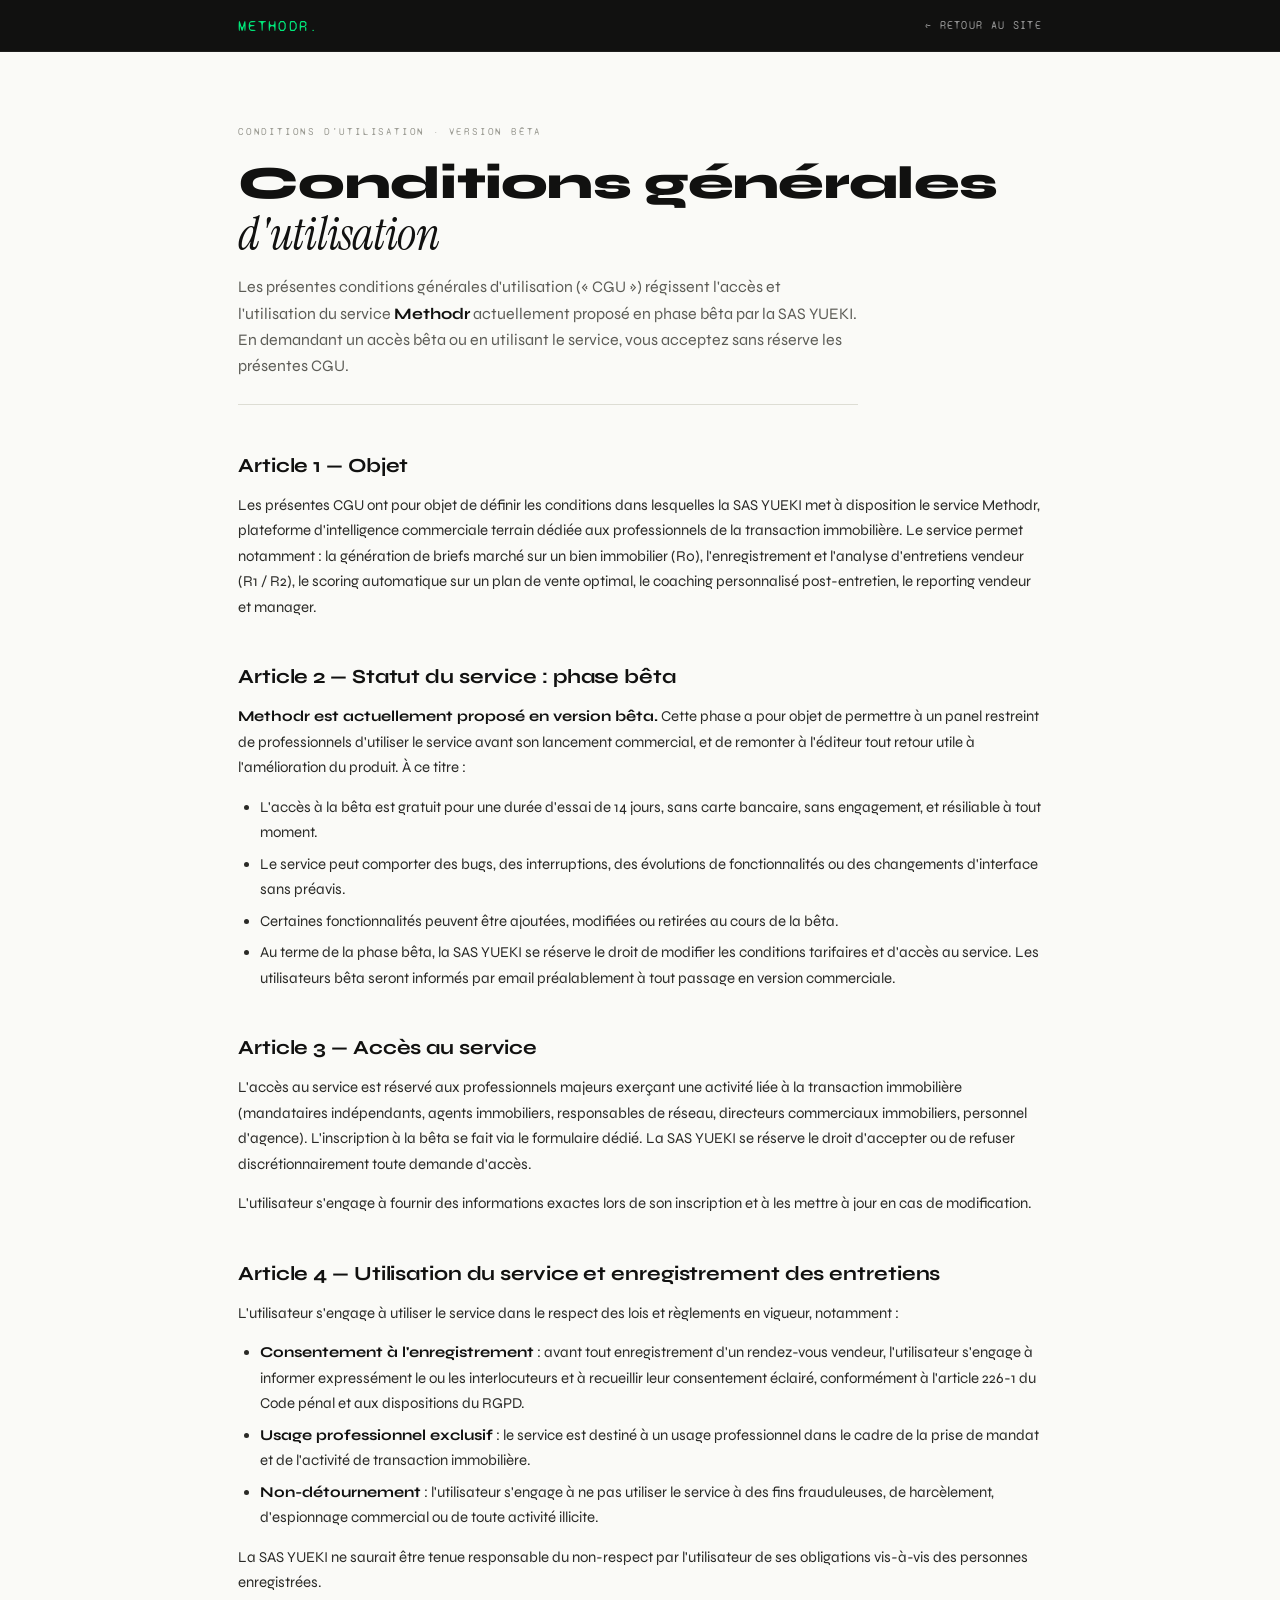
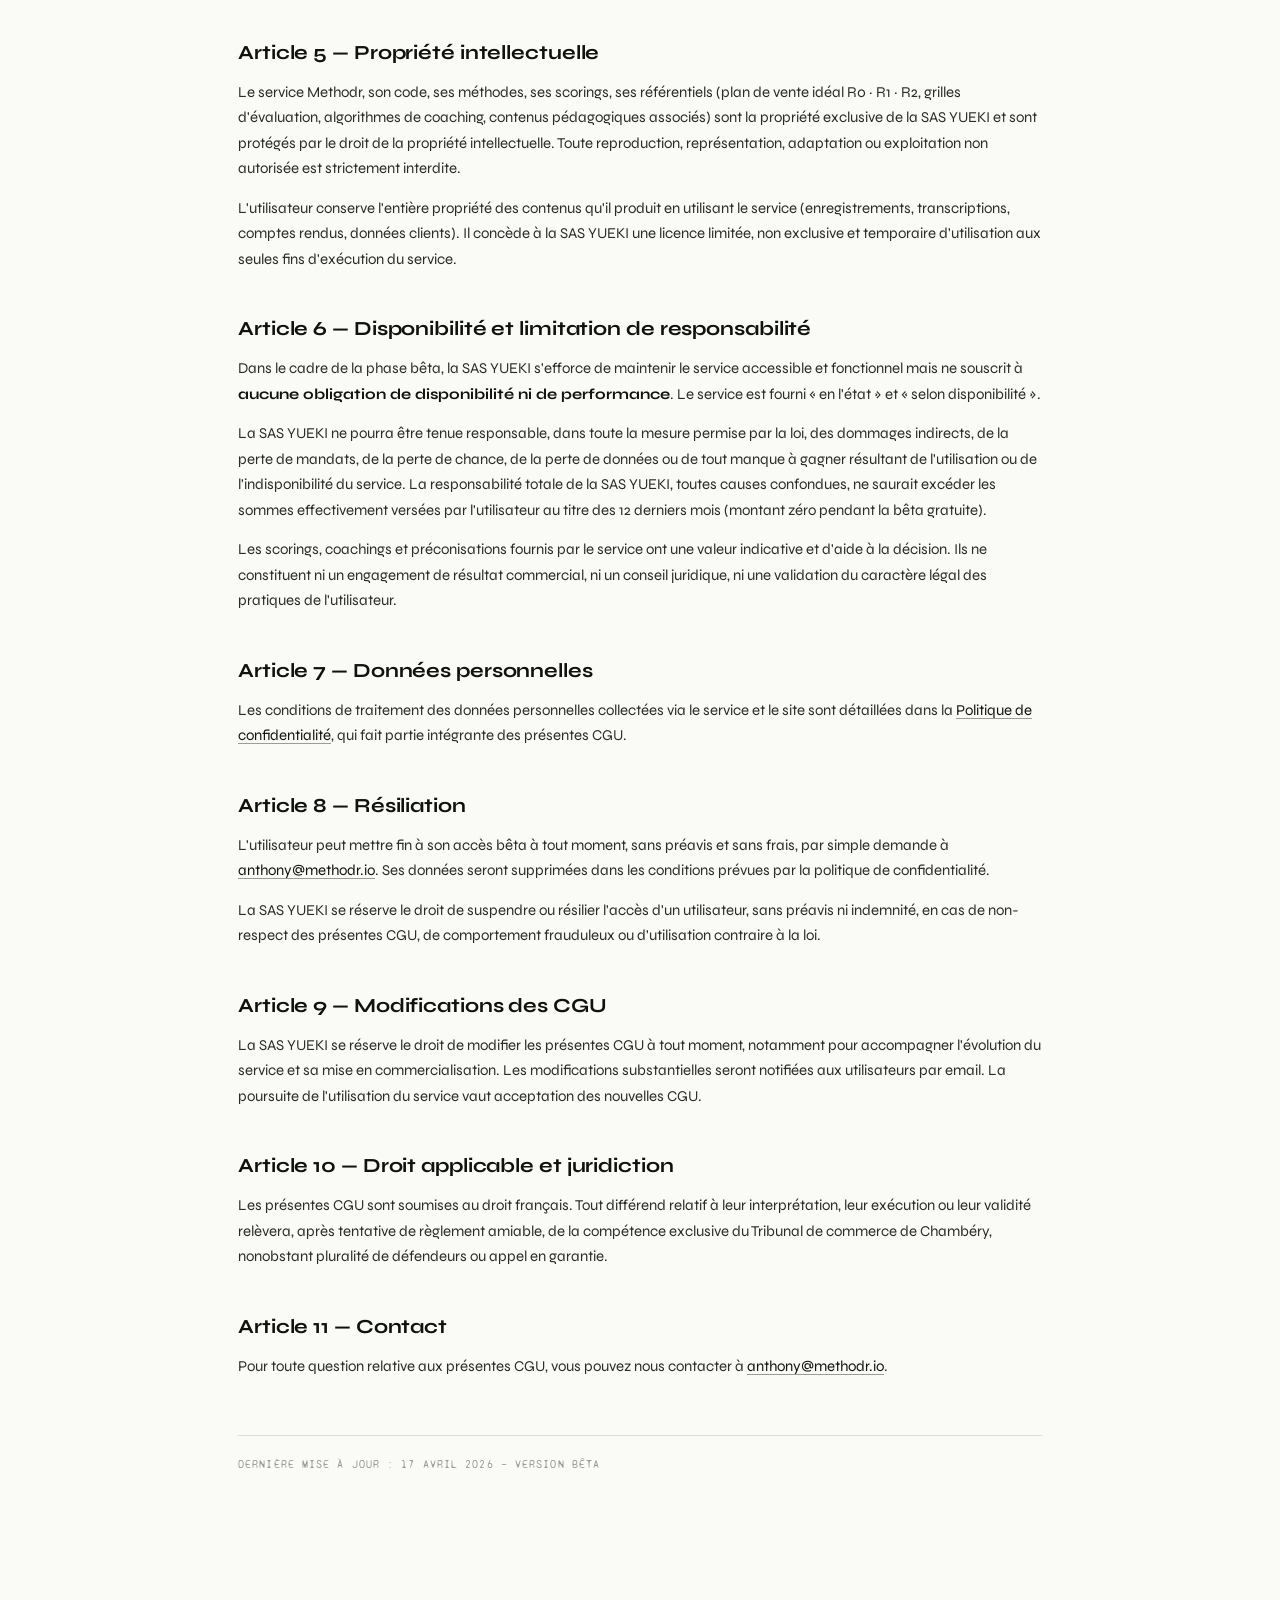
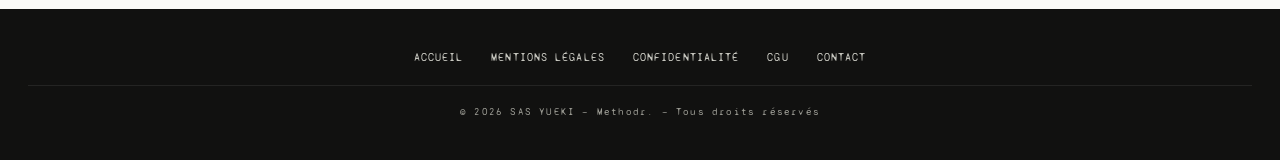
<file: cgu.html>
<!DOCTYPE html>
<html lang="fr">
<head>
<meta charset="UTF-8">
<meta name="viewport" content="width=device-width, initial-scale=1.0">
<title>Conditions générales d'utilisation — Methodr</title>
<meta name="description" content="Conditions générales d'utilisation (CGU) du service Methodr, en phase bêta.">
<meta name="robots" content="index,follow">
<link rel="icon" type="image/svg+xml" href="data:image/svg+xml,%3Csvg xmlns='http://www.w3.org/2000/svg' viewBox='0 0 32 32'%3E%3Crect width='32' height='32' fill='%23111110'/%3E%3Ctext x='16' y='22' font-family='monospace' font-size='18' font-weight='700' text-anchor='middle' fill='%2300E87A'%3EM%3C/text%3E%3C/svg%3E">
<link rel="preconnect" href="https://fonts.googleapis.com">
<link rel="preconnect" href="https://fonts.gstatic.com" crossorigin>
<link href="https://fonts.googleapis.com/css2?family=Syne:wght@400;700;800&family=Syne+Mono&family=Instrument+Serif:ital@1&display=swap" rel="stylesheet">
<link rel="stylesheet" href="/legal.css">
</head>
<body>

<header class="nav">
  <div class="nav-inner">
    <a href="/" class="logo">Methodr.</a>
    <a href="/" class="nav-back">← Retour au site</a>
  </div>
</header>

<main class="page">
  <div class="eyebrow">Conditions d'utilisation · Version bêta</div>
  <h1>Conditions générales <em>d'utilisation</em></h1>
  <p class="lead">Les présentes conditions générales d'utilisation (« CGU ») régissent l'accès et l'utilisation du service <strong>Methodr</strong> actuellement proposé en phase bêta par la SAS YUEKI. En demandant un accès bêta ou en utilisant le service, vous acceptez sans réserve les présentes CGU.</p>

  <h2>Article 1 — Objet</h2>
  <p>Les présentes CGU ont pour objet de définir les conditions dans lesquelles la SAS YUEKI met à disposition le service Methodr, plateforme d'intelligence commerciale terrain dédiée aux professionnels de la transaction immobilière. Le service permet notamment : la génération de briefs marché sur un bien immobilier (R0), l'enregistrement et l'analyse d'entretiens vendeur (R1 / R2), le scoring automatique sur un plan de vente optimal, le coaching personnalisé post-entretien, le reporting vendeur et manager.</p>

  <h2>Article 2 — Statut du service : phase bêta</h2>
  <p><strong>Methodr est actuellement proposé en version bêta.</strong> Cette phase a pour objet de permettre à un panel restreint de professionnels d'utiliser le service avant son lancement commercial, et de remonter à l'éditeur tout retour utile à l'amélioration du produit. À ce titre :</p>
  <ul>
    <li>L'accès à la bêta est gratuit pour une durée d'essai de 14 jours, sans carte bancaire, sans engagement, et résiliable à tout moment.</li>
    <li>Le service peut comporter des bugs, des interruptions, des évolutions de fonctionnalités ou des changements d'interface sans préavis.</li>
    <li>Certaines fonctionnalités peuvent être ajoutées, modifiées ou retirées au cours de la bêta.</li>
    <li>Au terme de la phase bêta, la SAS YUEKI se réserve le droit de modifier les conditions tarifaires et d'accès au service. Les utilisateurs bêta seront informés par email préalablement à tout passage en version commerciale.</li>
  </ul>

  <h2>Article 3 — Accès au service</h2>
  <p>L'accès au service est réservé aux professionnels majeurs exerçant une activité liée à la transaction immobilière (mandataires indépendants, agents immobiliers, responsables de réseau, directeurs commerciaux immobiliers, personnel d'agence). L'inscription à la bêta se fait via le formulaire dédié. La SAS YUEKI se réserve le droit d'accepter ou de refuser discrétionnairement toute demande d'accès.</p>
  <p>L'utilisateur s'engage à fournir des informations exactes lors de son inscription et à les mettre à jour en cas de modification.</p>

  <h2>Article 4 — Utilisation du service et enregistrement des entretiens</h2>
  <p>L'utilisateur s'engage à utiliser le service dans le respect des lois et règlements en vigueur, notamment :</p>
  <ul>
    <li><strong>Consentement à l'enregistrement</strong> : avant tout enregistrement d'un rendez-vous vendeur, l'utilisateur s'engage à informer expressément le ou les interlocuteurs et à recueillir leur consentement éclairé, conformément à l'article 226-1 du Code pénal et aux dispositions du RGPD.</li>
    <li><strong>Usage professionnel exclusif</strong> : le service est destiné à un usage professionnel dans le cadre de la prise de mandat et de l'activité de transaction immobilière.</li>
    <li><strong>Non-détournement</strong> : l'utilisateur s'engage à ne pas utiliser le service à des fins frauduleuses, de harcèlement, d'espionnage commercial ou de toute activité illicite.</li>
  </ul>
  <p>La SAS YUEKI ne saurait être tenue responsable du non-respect par l'utilisateur de ses obligations vis-à-vis des personnes enregistrées.</p>

  <h2>Article 5 — Propriété intellectuelle</h2>
  <p>Le service Methodr, son code, ses méthodes, ses scorings, ses référentiels (plan de vente idéal R0 · R1 · R2, grilles d'évaluation, algorithmes de coaching, contenus pédagogiques associés) sont la propriété exclusive de la SAS YUEKI et sont protégés par le droit de la propriété intellectuelle. Toute reproduction, représentation, adaptation ou exploitation non autorisée est strictement interdite.</p>
  <p>L'utilisateur conserve l'entière propriété des contenus qu'il produit en utilisant le service (enregistrements, transcriptions, comptes rendus, données clients). Il concède à la SAS YUEKI une licence limitée, non exclusive et temporaire d'utilisation aux seules fins d'exécution du service.</p>

  <h2>Article 6 — Disponibilité et limitation de responsabilité</h2>
  <p>Dans le cadre de la phase bêta, la SAS YUEKI s'efforce de maintenir le service accessible et fonctionnel mais ne souscrit à <strong>aucune obligation de disponibilité ni de performance</strong>. Le service est fourni « en l'état » et « selon disponibilité ».</p>
  <p>La SAS YUEKI ne pourra être tenue responsable, dans toute la mesure permise par la loi, des dommages indirects, de la perte de mandats, de la perte de chance, de la perte de données ou de tout manque à gagner résultant de l'utilisation ou de l'indisponibilité du service. La responsabilité totale de la SAS YUEKI, toutes causes confondues, ne saurait excéder les sommes effectivement versées par l'utilisateur au titre des 12 derniers mois (montant zéro pendant la bêta gratuite).</p>
  <p>Les scorings, coachings et préconisations fournis par le service ont une valeur indicative et d'aide à la décision. Ils ne constituent ni un engagement de résultat commercial, ni un conseil juridique, ni une validation du caractère légal des pratiques de l'utilisateur.</p>

  <h2>Article 7 — Données personnelles</h2>
  <p>Les conditions de traitement des données personnelles collectées via le service et le site sont détaillées dans la <a href="/confidentialite">Politique de confidentialité</a>, qui fait partie intégrante des présentes CGU.</p>

  <h2>Article 8 — Résiliation</h2>
  <p>L'utilisateur peut mettre fin à son accès bêta à tout moment, sans préavis et sans frais, par simple demande à <a href="mailto:anthony@methodr.io">anthony@methodr.io</a>. Ses données seront supprimées dans les conditions prévues par la politique de confidentialité.</p>
  <p>La SAS YUEKI se réserve le droit de suspendre ou résilier l'accès d'un utilisateur, sans préavis ni indemnité, en cas de non-respect des présentes CGU, de comportement frauduleux ou d'utilisation contraire à la loi.</p>

  <h2>Article 9 — Modifications des CGU</h2>
  <p>La SAS YUEKI se réserve le droit de modifier les présentes CGU à tout moment, notamment pour accompagner l'évolution du service et sa mise en commercialisation. Les modifications substantielles seront notifiées aux utilisateurs par email. La poursuite de l'utilisation du service vaut acceptation des nouvelles CGU.</p>

  <h2>Article 10 — Droit applicable et juridiction</h2>
  <p>Les présentes CGU sont soumises au droit français. Tout différend relatif à leur interprétation, leur exécution ou leur validité relèvera, après tentative de règlement amiable, de la compétence exclusive du Tribunal de commerce de Chambéry, nonobstant pluralité de défendeurs ou appel en garantie.</p>

  <h2>Article 11 — Contact</h2>
  <p>Pour toute question relative aux présentes CGU, vous pouvez nous contacter à <a href="mailto:anthony@methodr.io">anthony@methodr.io</a>.</p>

  <p class="meta">Dernière mise à jour : 17 avril 2026 — Version bêta</p>
</main>

<footer class="legal-footer">
  <div class="mini">
    <a href="/">Accueil</a>
    <a href="/mentions-legales">Mentions légales</a>
    <a href="/confidentialite">Confidentialité</a>
    <a href="/cgu">CGU</a>
    <a href="mailto:anthony@methodr.io">Contact</a>
  </div>
  <div class="copy">© 2026 SAS YUEKI — Methodr. — Tous droits réservés</div>
</footer>

</body>
</html>
</file>
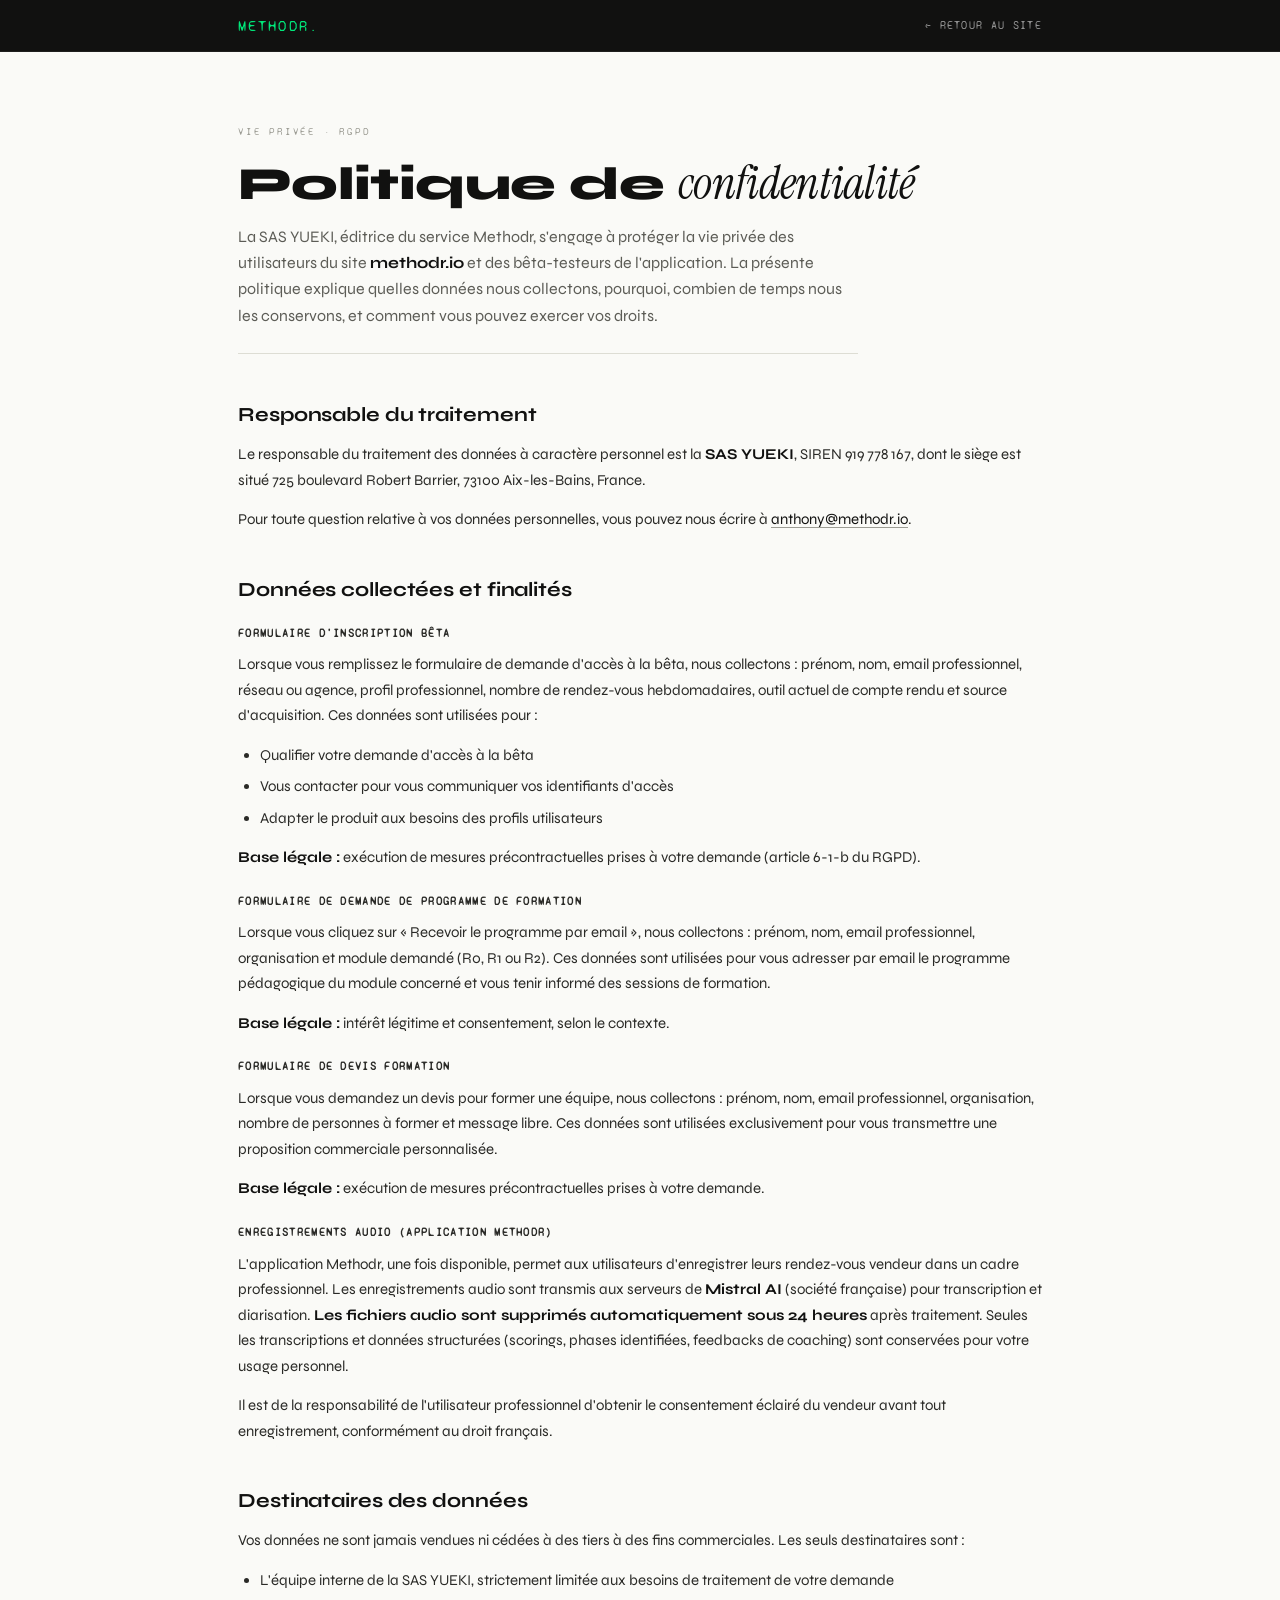
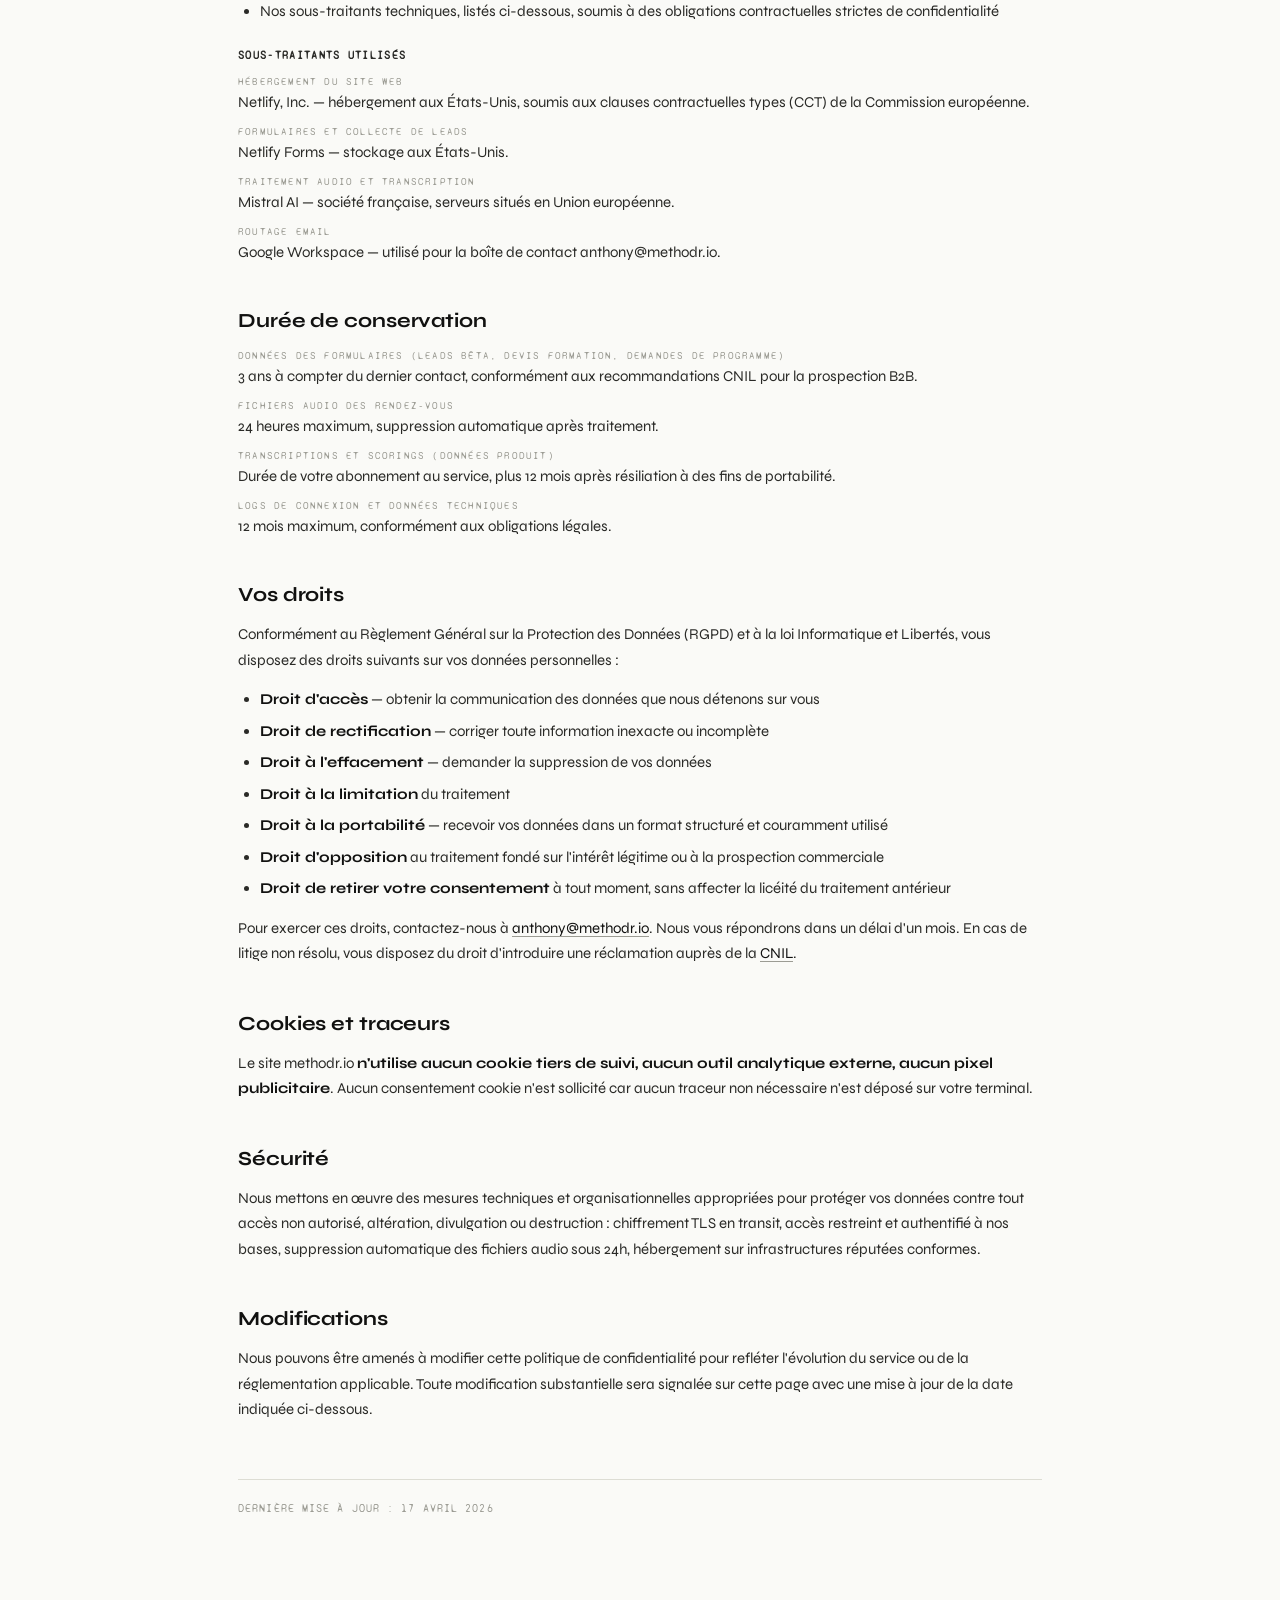
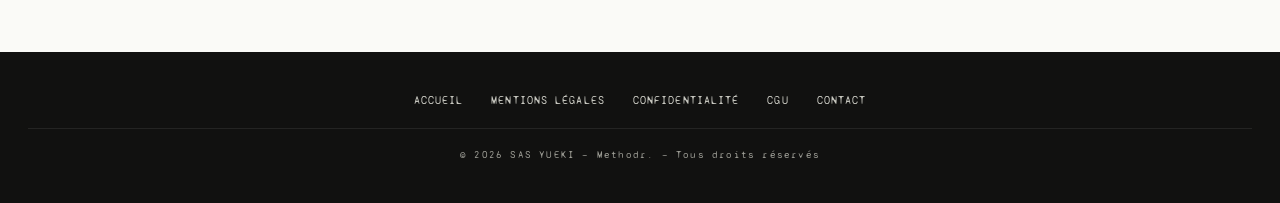
<file: confidentialite.html>
<!DOCTYPE html>
<html lang="fr">
<head>
<meta charset="UTF-8">
<meta name="viewport" content="width=device-width, initial-scale=1.0">
<title>Politique de confidentialité — Methodr</title>
<meta name="description" content="Politique de confidentialité de Methodr. Traitement des données personnelles, RGPD, droits utilisateurs.">
<meta name="robots" content="index,follow">
<link rel="icon" type="image/svg+xml" href="data:image/svg+xml,%3Csvg xmlns='http://www.w3.org/2000/svg' viewBox='0 0 32 32'%3E%3Crect width='32' height='32' fill='%23111110'/%3E%3Ctext x='16' y='22' font-family='monospace' font-size='18' font-weight='700' text-anchor='middle' fill='%2300E87A'%3EM%3C/text%3E%3C/svg%3E">
<link rel="preconnect" href="https://fonts.googleapis.com">
<link rel="preconnect" href="https://fonts.gstatic.com" crossorigin>
<link href="https://fonts.googleapis.com/css2?family=Syne:wght@400;700;800&family=Syne+Mono&family=Instrument+Serif:ital@1&display=swap" rel="stylesheet">
<link rel="stylesheet" href="/legal.css">
</head>
<body>

<header class="nav">
  <div class="nav-inner">
    <a href="/" class="logo">Methodr.</a>
    <a href="/" class="nav-back">← Retour au site</a>
  </div>
</header>

<main class="page">
  <div class="eyebrow">Vie privée · RGPD</div>
  <h1>Politique de <em>confidentialité</em></h1>
  <p class="lead">La SAS YUEKI, éditrice du service Methodr, s'engage à protéger la vie privée des utilisateurs du site <strong>methodr.io</strong> et des bêta-testeurs de l'application. La présente politique explique quelles données nous collectons, pourquoi, combien de temps nous les conservons, et comment vous pouvez exercer vos droits.</p>

  <h2>Responsable du traitement</h2>
  <p>Le responsable du traitement des données à caractère personnel est la <strong>SAS YUEKI</strong>, SIREN 919 778 167, dont le siège est situé 725 boulevard Robert Barrier, 73100 Aix-les-Bains, France.</p>
  <p>Pour toute question relative à vos données personnelles, vous pouvez nous écrire à <a href="mailto:anthony@methodr.io">anthony@methodr.io</a>.</p>

  <h2>Données collectées et finalités</h2>

  <h3>Formulaire d'inscription bêta</h3>
  <p>Lorsque vous remplissez le formulaire de demande d'accès à la bêta, nous collectons : prénom, nom, email professionnel, réseau ou agence, profil professionnel, nombre de rendez-vous hebdomadaires, outil actuel de compte rendu et source d'acquisition. Ces données sont utilisées pour :</p>
  <ul>
    <li>Qualifier votre demande d'accès à la bêta</li>
    <li>Vous contacter pour vous communiquer vos identifiants d'accès</li>
    <li>Adapter le produit aux besoins des profils utilisateurs</li>
  </ul>
  <p><strong>Base légale :</strong> exécution de mesures précontractuelles prises à votre demande (article 6-1-b du RGPD).</p>

  <h3>Formulaire de demande de programme de formation</h3>
  <p>Lorsque vous cliquez sur « Recevoir le programme par email », nous collectons : prénom, nom, email professionnel, organisation et module demandé (R0, R1 ou R2). Ces données sont utilisées pour vous adresser par email le programme pédagogique du module concerné et vous tenir informé des sessions de formation.</p>
  <p><strong>Base légale :</strong> intérêt légitime et consentement, selon le contexte.</p>

  <h3>Formulaire de devis formation</h3>
  <p>Lorsque vous demandez un devis pour former une équipe, nous collectons : prénom, nom, email professionnel, organisation, nombre de personnes à former et message libre. Ces données sont utilisées exclusivement pour vous transmettre une proposition commerciale personnalisée.</p>
  <p><strong>Base légale :</strong> exécution de mesures précontractuelles prises à votre demande.</p>

  <h3>Enregistrements audio (application Methodr)</h3>
  <p>L'application Methodr, une fois disponible, permet aux utilisateurs d'enregistrer leurs rendez-vous vendeur dans un cadre professionnel. Les enregistrements audio sont transmis aux serveurs de <strong>Mistral AI</strong> (société française) pour transcription et diarisation. <strong>Les fichiers audio sont supprimés automatiquement sous 24 heures</strong> après traitement. Seules les transcriptions et données structurées (scorings, phases identifiées, feedbacks de coaching) sont conservées pour votre usage personnel.</p>
  <p>Il est de la responsabilité de l'utilisateur professionnel d'obtenir le consentement éclairé du vendeur avant tout enregistrement, conformément au droit français.</p>

  <h2>Destinataires des données</h2>
  <p>Vos données ne sont jamais vendues ni cédées à des tiers à des fins commerciales. Les seuls destinataires sont :</p>
  <ul>
    <li>L'équipe interne de la SAS YUEKI, strictement limitée aux besoins de traitement de votre demande</li>
    <li>Nos sous-traitants techniques, listés ci-dessous, soumis à des obligations contractuelles strictes de confidentialité</li>
  </ul>

  <h3>Sous-traitants utilisés</h3>
  <dl>
    <dt>Hébergement du site web</dt>
    <dd>Netlify, Inc. — hébergement aux États-Unis, soumis aux clauses contractuelles types (CCT) de la Commission européenne.</dd>
    <dt>Formulaires et collecte de leads</dt>
    <dd>Netlify Forms — stockage aux États-Unis.</dd>
    <dt>Traitement audio et transcription</dt>
    <dd>Mistral AI — société française, serveurs situés en Union européenne.</dd>
    <dt>Routage email</dt>
    <dd>Google Workspace — utilisé pour la boîte de contact anthony@methodr.io.</dd>
  </dl>

  <h2>Durée de conservation</h2>
  <dl>
    <dt>Données des formulaires (leads bêta, devis formation, demandes de programme)</dt>
    <dd>3 ans à compter du dernier contact, conformément aux recommandations CNIL pour la prospection B2B.</dd>
    <dt>Fichiers audio des rendez-vous</dt>
    <dd>24 heures maximum, suppression automatique après traitement.</dd>
    <dt>Transcriptions et scorings (données produit)</dt>
    <dd>Durée de votre abonnement au service, plus 12 mois après résiliation à des fins de portabilité.</dd>
    <dt>Logs de connexion et données techniques</dt>
    <dd>12 mois maximum, conformément aux obligations légales.</dd>
  </dl>

  <h2>Vos droits</h2>
  <p>Conformément au Règlement Général sur la Protection des Données (RGPD) et à la loi Informatique et Libertés, vous disposez des droits suivants sur vos données personnelles :</p>
  <ul>
    <li><strong>Droit d'accès</strong> — obtenir la communication des données que nous détenons sur vous</li>
    <li><strong>Droit de rectification</strong> — corriger toute information inexacte ou incomplète</li>
    <li><strong>Droit à l'effacement</strong> — demander la suppression de vos données</li>
    <li><strong>Droit à la limitation</strong> du traitement</li>
    <li><strong>Droit à la portabilité</strong> — recevoir vos données dans un format structuré et couramment utilisé</li>
    <li><strong>Droit d'opposition</strong> au traitement fondé sur l'intérêt légitime ou à la prospection commerciale</li>
    <li><strong>Droit de retirer votre consentement</strong> à tout moment, sans affecter la licéité du traitement antérieur</li>
  </ul>
  <p>Pour exercer ces droits, contactez-nous à <a href="mailto:anthony@methodr.io">anthony@methodr.io</a>. Nous vous répondrons dans un délai d'un mois. En cas de litige non résolu, vous disposez du droit d'introduire une réclamation auprès de la <a href="https://www.cnil.fr" target="_blank" rel="noopener noreferrer">CNIL</a>.</p>

  <h2>Cookies et traceurs</h2>
  <p>Le site methodr.io <strong>n'utilise aucun cookie tiers de suivi, aucun outil analytique externe, aucun pixel publicitaire</strong>. Aucun consentement cookie n'est sollicité car aucun traceur non nécessaire n'est déposé sur votre terminal.</p>

  <h2>Sécurité</h2>
  <p>Nous mettons en œuvre des mesures techniques et organisationnelles appropriées pour protéger vos données contre tout accès non autorisé, altération, divulgation ou destruction : chiffrement TLS en transit, accès restreint et authentifié à nos bases, suppression automatique des fichiers audio sous 24h, hébergement sur infrastructures réputées conformes.</p>

  <h2>Modifications</h2>
  <p>Nous pouvons être amenés à modifier cette politique de confidentialité pour refléter l'évolution du service ou de la réglementation applicable. Toute modification substantielle sera signalée sur cette page avec une mise à jour de la date indiquée ci-dessous.</p>

  <p class="meta">Dernière mise à jour : 17 avril 2026</p>
</main>

<footer class="legal-footer">
  <div class="mini">
    <a href="/">Accueil</a>
    <a href="/mentions-legales">Mentions légales</a>
    <a href="/confidentialite">Confidentialité</a>
    <a href="/cgu">CGU</a>
    <a href="mailto:anthony@methodr.io">Contact</a>
  </div>
  <div class="copy">© 2026 SAS YUEKI — Methodr. — Tous droits réservés</div>
</footer>

</body>
</html>
</file>
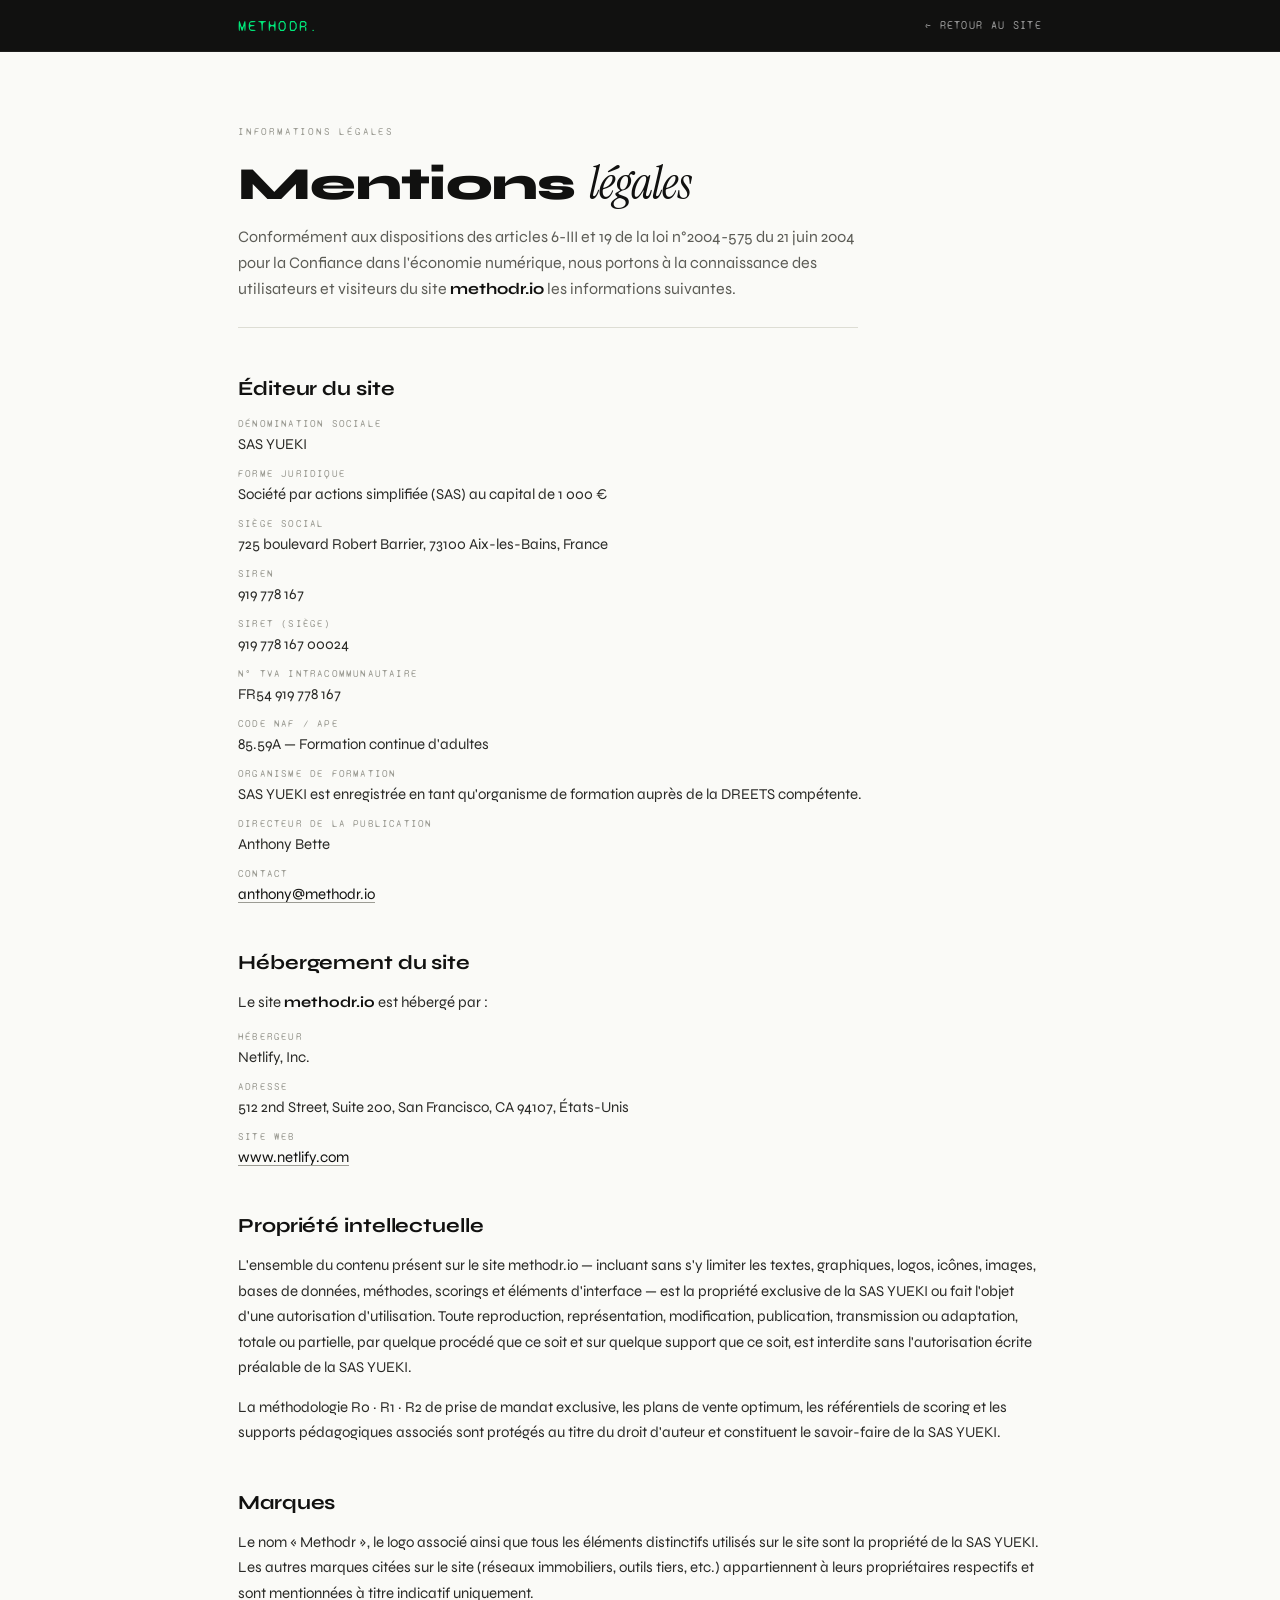
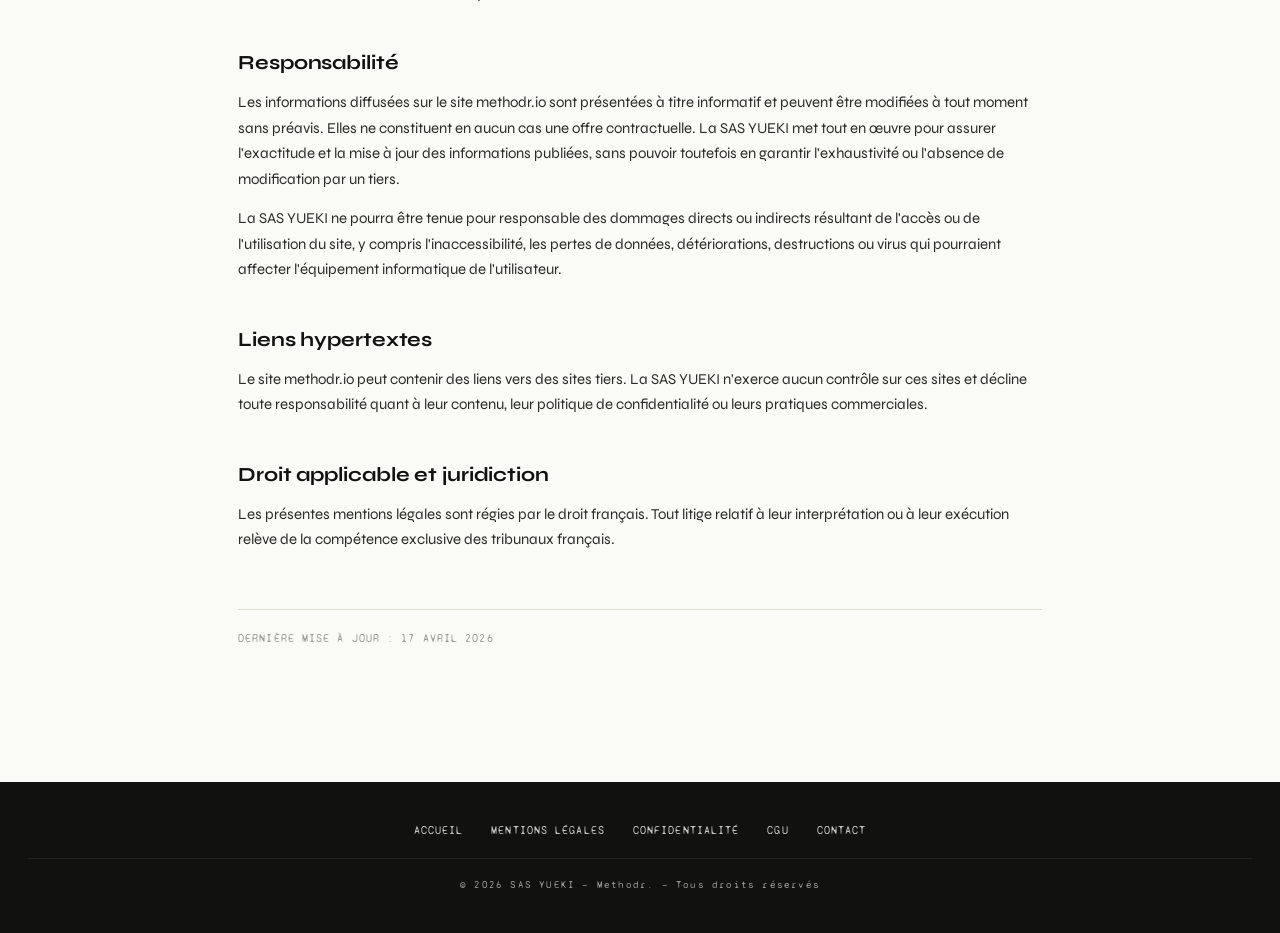
<file: mentions-legales.html>
<!DOCTYPE html>
<html lang="fr">
<head>
<meta charset="UTF-8">
<meta name="viewport" content="width=device-width, initial-scale=1.0">
<title>Mentions légales — Methodr</title>
<meta name="description" content="Mentions légales du site methodr.io. Éditeur, hébergeur, propriété intellectuelle.">
<meta name="robots" content="index,follow">
<link rel="icon" type="image/svg+xml" href="data:image/svg+xml,%3Csvg xmlns='http://www.w3.org/2000/svg' viewBox='0 0 32 32'%3E%3Crect width='32' height='32' fill='%23111110'/%3E%3Ctext x='16' y='22' font-family='monospace' font-size='18' font-weight='700' text-anchor='middle' fill='%2300E87A'%3EM%3C/text%3E%3C/svg%3E">
<link rel="preconnect" href="https://fonts.googleapis.com">
<link rel="preconnect" href="https://fonts.gstatic.com" crossorigin>
<link href="https://fonts.googleapis.com/css2?family=Syne:wght@400;700;800&family=Syne+Mono&family=Instrument+Serif:ital@1&display=swap" rel="stylesheet">
<link rel="stylesheet" href="/legal.css">
</head>
<body>

<header class="nav">
  <div class="nav-inner">
    <a href="/" class="logo">Methodr.</a>
    <a href="/" class="nav-back">← Retour au site</a>
  </div>
</header>

<main class="page">
  <div class="eyebrow">Informations légales</div>
  <h1>Mentions <em>légales</em></h1>
  <p class="lead">Conformément aux dispositions des articles 6-III et 19 de la loi n°2004-575 du 21 juin 2004 pour la Confiance dans l'économie numérique, nous portons à la connaissance des utilisateurs et visiteurs du site <strong>methodr.io</strong> les informations suivantes.</p>

  <h2>Éditeur du site</h2>
  <dl>
    <dt>Dénomination sociale</dt>
    <dd>SAS YUEKI</dd>
    <dt>Forme juridique</dt>
    <dd>Société par actions simplifiée (SAS) au capital de 1 000 €</dd>
    <dt>Siège social</dt>
    <dd>725 boulevard Robert Barrier, 73100 Aix-les-Bains, France</dd>
    <dt>SIREN</dt>
    <dd>919 778 167</dd>
    <dt>SIRET (siège)</dt>
    <dd>919 778 167 00024</dd>
    <dt>N° TVA intracommunautaire</dt>
    <dd>FR54 919 778 167</dd>
    <dt>Code NAF / APE</dt>
    <dd>85.59A — Formation continue d'adultes</dd>
    <dt>Organisme de formation</dt>
    <dd>SAS YUEKI est enregistrée en tant qu'organisme de formation auprès de la DREETS compétente.</dd>
    <dt>Directeur de la publication</dt>
    <dd>Anthony Bette</dd>
    <dt>Contact</dt>
    <dd><a href="mailto:anthony@methodr.io">anthony@methodr.io</a></dd>
  </dl>

  <h2>Hébergement du site</h2>
  <p>Le site <strong>methodr.io</strong> est hébergé par :</p>
  <dl>
    <dt>Hébergeur</dt>
    <dd>Netlify, Inc.</dd>
    <dt>Adresse</dt>
    <dd>512 2nd Street, Suite 200, San Francisco, CA 94107, États-Unis</dd>
    <dt>Site web</dt>
    <dd><a href="https://www.netlify.com" rel="noopener noreferrer" target="_blank">www.netlify.com</a></dd>
  </dl>

  <h2>Propriété intellectuelle</h2>
  <p>L'ensemble du contenu présent sur le site methodr.io — incluant sans s'y limiter les textes, graphiques, logos, icônes, images, bases de données, méthodes, scorings et éléments d'interface — est la propriété exclusive de la SAS YUEKI ou fait l'objet d'une autorisation d'utilisation. Toute reproduction, représentation, modification, publication, transmission ou adaptation, totale ou partielle, par quelque procédé que ce soit et sur quelque support que ce soit, est interdite sans l'autorisation écrite préalable de la SAS YUEKI.</p>
  <p>La méthodologie R0 · R1 · R2 de prise de mandat exclusive, les plans de vente optimum, les référentiels de scoring et les supports pédagogiques associés sont protégés au titre du droit d'auteur et constituent le savoir-faire de la SAS YUEKI.</p>

  <h2>Marques</h2>
  <p>Le nom « Methodr », le logo associé ainsi que tous les éléments distinctifs utilisés sur le site sont la propriété de la SAS YUEKI. Les autres marques citées sur le site (réseaux immobiliers, outils tiers, etc.) appartiennent à leurs propriétaires respectifs et sont mentionnées à titre indicatif uniquement.</p>

  <h2>Responsabilité</h2>
  <p>Les informations diffusées sur le site methodr.io sont présentées à titre informatif et peuvent être modifiées à tout moment sans préavis. Elles ne constituent en aucun cas une offre contractuelle. La SAS YUEKI met tout en œuvre pour assurer l'exactitude et la mise à jour des informations publiées, sans pouvoir toutefois en garantir l'exhaustivité ou l'absence de modification par un tiers.</p>
  <p>La SAS YUEKI ne pourra être tenue pour responsable des dommages directs ou indirects résultant de l'accès ou de l'utilisation du site, y compris l'inaccessibilité, les pertes de données, détériorations, destructions ou virus qui pourraient affecter l'équipement informatique de l'utilisateur.</p>

  <h2>Liens hypertextes</h2>
  <p>Le site methodr.io peut contenir des liens vers des sites tiers. La SAS YUEKI n'exerce aucun contrôle sur ces sites et décline toute responsabilité quant à leur contenu, leur politique de confidentialité ou leurs pratiques commerciales.</p>

  <h2>Droit applicable et juridiction</h2>
  <p>Les présentes mentions légales sont régies par le droit français. Tout litige relatif à leur interprétation ou à leur exécution relève de la compétence exclusive des tribunaux français.</p>

  <p class="meta">Dernière mise à jour : 17 avril 2026</p>
</main>

<footer class="legal-footer">
  <div class="mini">
    <a href="/">Accueil</a>
    <a href="/mentions-legales">Mentions légales</a>
    <a href="/confidentialite">Confidentialité</a>
    <a href="/cgu">CGU</a>
    <a href="mailto:anthony@methodr.io">Contact</a>
  </div>
  <div class="copy">© 2026 SAS YUEKI — Methodr. — Tous droits réservés</div>
</footer>

</body>
</html>
</file>
<file: legal.css>
:root{
  --ink:#111110; --ink2:#2a2a27; --ink3:#5c5c56; --ink4:#9c9c94;
  --paper:#fafaf7; --paper2:#f2f2ed; --rule:#ddddd4;
  --grn:#00E87A;
  --mono:'Syne Mono',ui-monospace,monospace;
  --serif:'Instrument Serif',Georgia,serif;
  --sans:'Syne',system-ui,-apple-system,sans-serif;
}
*,*::before,*::after{box-sizing:border-box;margin:0;padding:0}
html{scroll-behavior:smooth;-webkit-text-size-adjust:100%}
body{
  font-family:var(--sans);font-weight:400;font-size:15px;line-height:1.6;
  color:var(--ink);background:var(--paper);
  -webkit-font-smoothing:antialiased;-moz-osx-font-smoothing:grayscale;
}
a{color:var(--ink);text-decoration:underline;text-decoration-color:var(--ink4);text-underline-offset:3px;transition:text-decoration-color .15s}
a:hover{text-decoration-color:var(--ink)}

/* Nav simplifiée — bandeau noir */
.nav{
  background:var(--ink);height:52px;display:flex;align-items:center;
  border-bottom:1px solid rgba(255,255,255,.06);
}
.nav-inner{
  max-width:860px;margin:0 auto;padding:0 28px;width:100%;
  display:flex;align-items:center;justify-content:space-between;gap:24px;
}
.logo{font-family:var(--mono);font-size:15px;letter-spacing:.14em;color:var(--grn);text-transform:uppercase}
.logo,.nav-back{text-decoration:none}
.nav-back{
  font-family:var(--mono);font-size:11px;letter-spacing:.12em;
  color:rgba(255,255,255,.55);text-transform:uppercase;
  transition:color .15s;
}
.nav-back:hover{color:#fff}

/* Layout */
.page{max-width:860px;margin:0 auto;padding:72px 28px 120px}
.eyebrow{
  font-family:var(--mono);font-size:10px;letter-spacing:.18em;
  text-transform:uppercase;color:var(--ink4);margin-bottom:18px;
}
h1{
  font-family:var(--sans);font-weight:800;
  font-size:clamp(30px,3.6vw,46px);line-height:1.1;letter-spacing:-.015em;
  margin-bottom:14px;
}
h1 em{font-family:var(--serif);font-style:italic;font-weight:400}
.lead{
  font-size:16px;color:var(--ink3);line-height:1.65;max-width:620px;
  margin-bottom:48px;padding-bottom:24px;border-bottom:1px solid var(--rule);
}
h2{
  font-family:var(--sans);font-weight:700;font-size:20px;line-height:1.3;
  margin:44px 0 14px;letter-spacing:-.005em;
}
h2:first-of-type{margin-top:0}
h3{
  font-family:var(--mono);font-size:11px;letter-spacing:.12em;
  text-transform:uppercase;color:var(--ink2);margin:22px 0 10px;font-weight:700;
}
p{font-size:15px;color:var(--ink2);line-height:1.7;margin-bottom:14px}
ul{padding-left:22px;margin-bottom:14px}
ul li{font-size:15px;color:var(--ink2);line-height:1.7;margin-bottom:6px}
dl{margin-bottom:14px}
dt{font-family:var(--mono);font-size:10px;letter-spacing:.12em;color:var(--ink4);text-transform:uppercase;margin-top:10px}
dd{font-size:15px;color:var(--ink2);margin-bottom:8px;line-height:1.6}
strong{font-weight:700;color:var(--ink)}
.meta{
  font-family:var(--mono);font-size:11px;letter-spacing:.1em;color:var(--ink4);
  text-transform:uppercase;margin-top:56px;padding-top:20px;border-top:1px solid var(--rule);
}

/* Footer minimal */
.legal-footer{
  background:var(--ink);color:#c8c8c0;padding:40px 28px;text-align:center;
}
.legal-footer .mini{max-width:860px;margin:0 auto;display:flex;flex-wrap:wrap;justify-content:center;gap:20px 28px;font-family:var(--mono);font-size:11px;letter-spacing:.1em;text-transform:uppercase}
.legal-footer a{color:#c8c8c0;text-decoration:none;transition:color .15s}
.legal-footer a:hover{color:#fff}
.legal-footer .copy{margin-top:18px;padding-top:18px;border-top:1px solid rgba(255,255,255,.08);color:var(--ink4);font-family:var(--mono);font-size:10px;letter-spacing:.12em}
</file>
